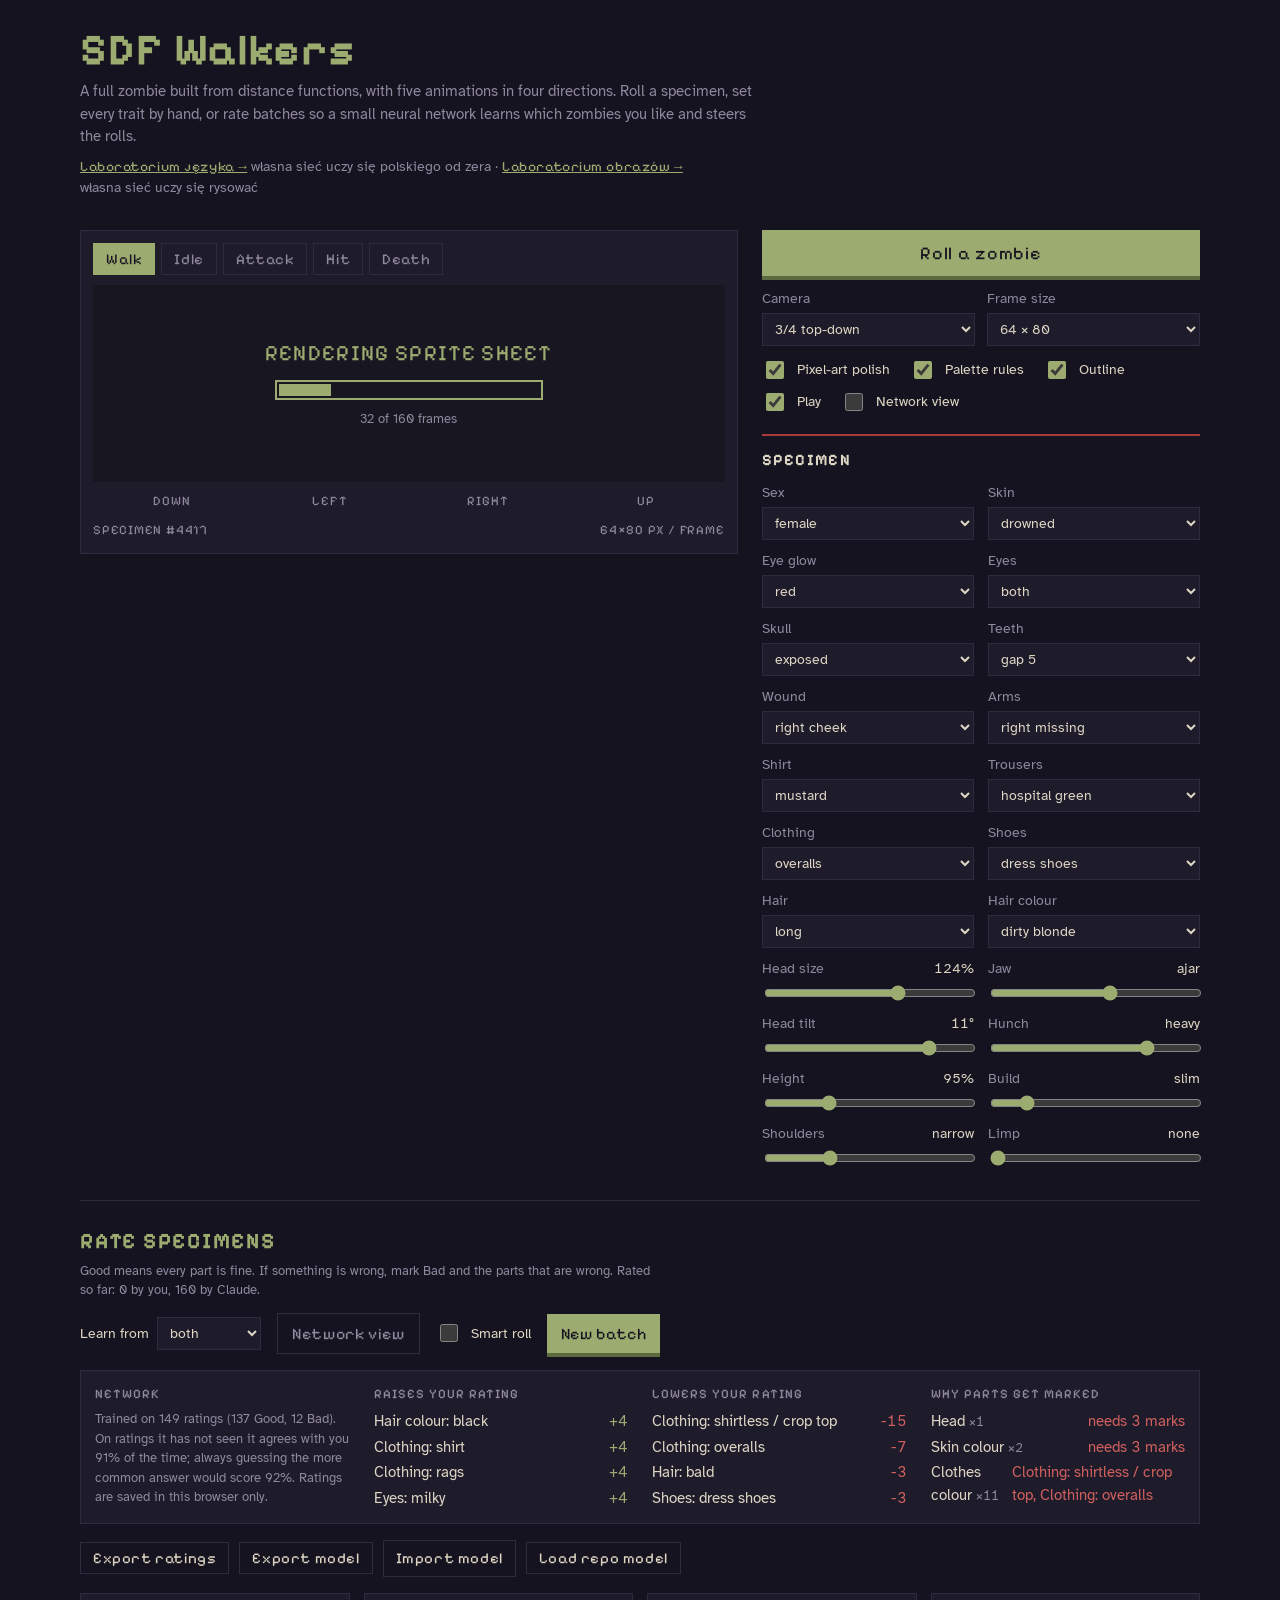
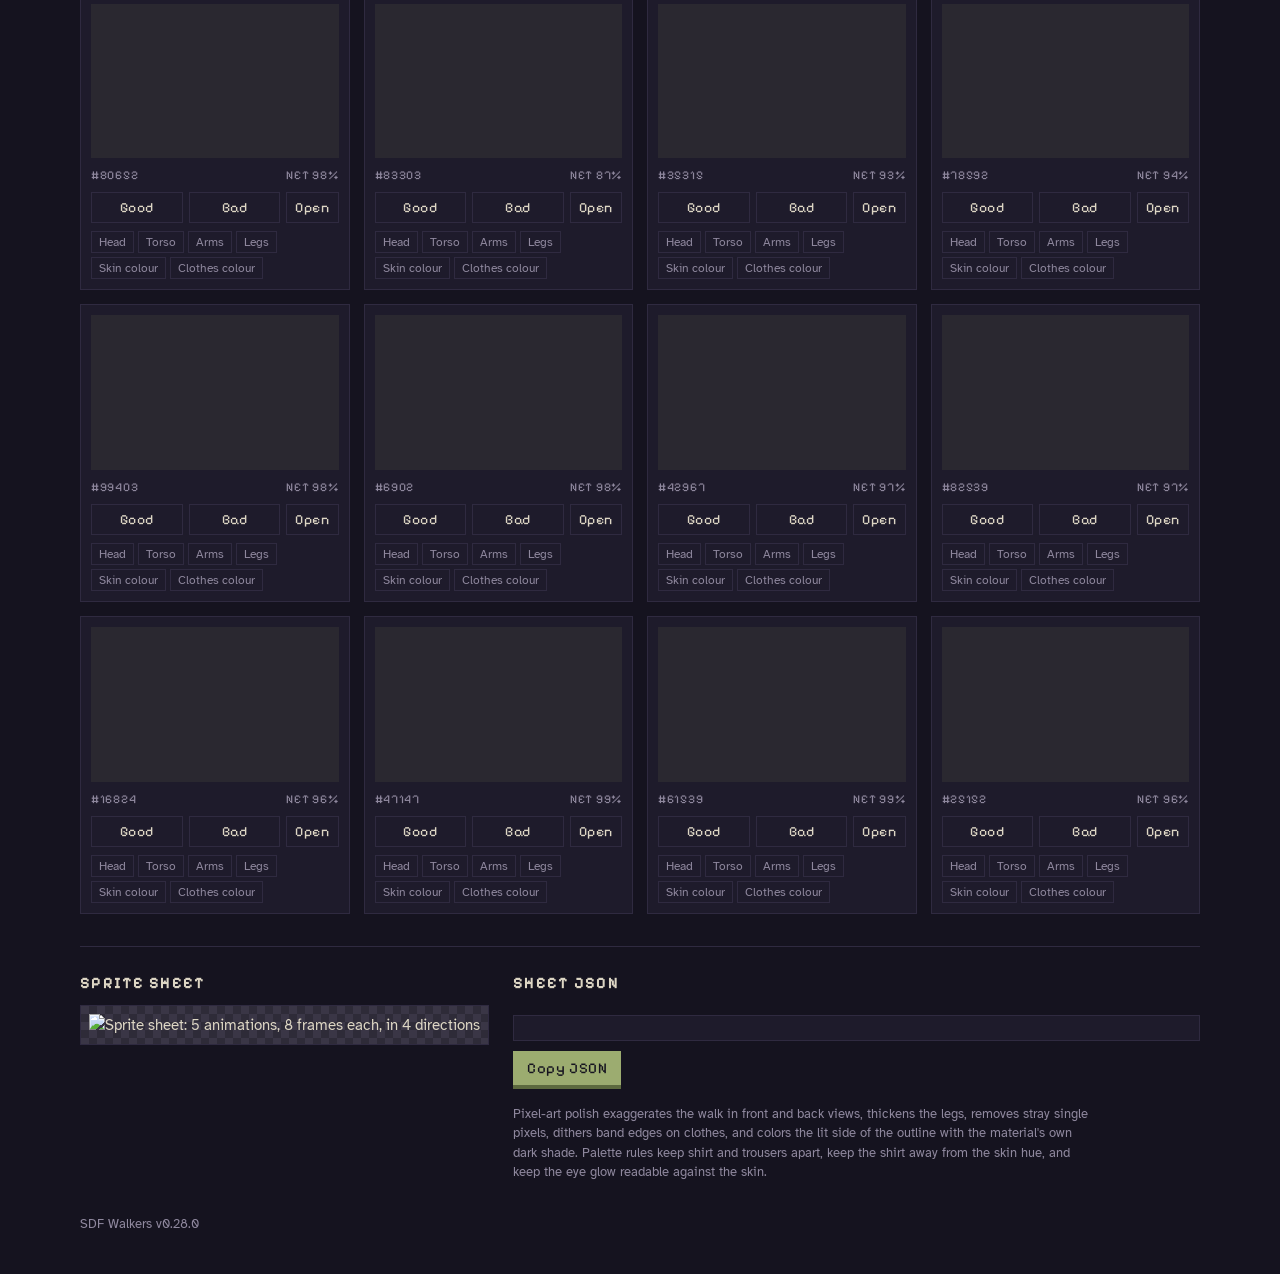
<file: index.html>
<!doctype html>
<html lang="en">
<head>
<meta charset="utf-8">
<meta name="viewport" content="width=device-width,initial-scale=1,viewport-fit=cover">
<title>SDF Walkers</title>
<meta name="claude:viewport-fit-sides" content="cover">
<link rel="preconnect" href="https://fonts.googleapis.com">
<link rel="stylesheet" href="https://fonts.googleapis.com/css2?family=Pixelify+Sans:wght@500;700&family=Atkinson+Hyperlegible:wght@400;700&family=JetBrains+Mono:wght@400&display=swap">
<link rel="stylesheet" href="css/style.css">
</head>
<body>

<div class="wrap">
  <header>
    <h1>SDF Walkers</h1>
    <p>A full zombie built from distance functions, with five animations in four directions. Roll a specimen, set every trait by hand, or rate batches so a small neural network learns which zombies you like and steers the rolls.</p>
    <p class="xlink"><a href="lang/">Laboratorium języka →</a> własna sieć uczy się polskiego od zera · <a href="img/">Laboratorium obrazów →</a> własna sieć uczy się rysować</p>
  </header>

  <div class="stage">
    <div class="view">
      <div class="tabs" id="tabs" role="group" aria-label="Animation"></div>
      <div class="pv">
        <canvas id="preview" class="pix" width="256" height="80" aria-label="Zombie animation in four directions"></canvas>
        <div class="loader" id="loader" role="status" aria-live="polite" hidden>
          <p class="ltitle" id="loaderTitle">Loading</p>
          <div class="lbar" id="loaderBar"><i></i></div>
          <p class="lnote" id="loaderNote"></p>
        </div>
      </div>
      <div class="dirs"><span>Down</span><span>Left</span><span>Right</span><span>Up</span></div>
      <div class="meta"><span id="seedLabel">SPECIMEN #0</span><span id="sizeLabel">64×80 PX / FRAME</span></div>
    </div>

    <aside>
      <div class="controls">
        <button id="roll" type="button">Roll a zombie</button>
        <div class="pair">
          <label for="elev">Camera
            <select id="elev">
              <option value="0">Side</option>
              <option value="30" selected>3/4 top-down</option>
              <option value="55">Near top-down</option>
            </select>
          </label>
          <label for="size">Frame size
            <select id="size">
              <option value="32x40">32 × 40</option>
              <option value="48x64">48 × 64</option>
              <option value="64x80" selected>64 × 80</option>
            </select>
          </label>
        </div>
        <div class="checks">
          <div class="row"><input id="polish" type="checkbox" checked><label for="polish">Pixel-art polish</label></div>
          <div class="row"><input id="rules" type="checkbox" checked><label for="rules">Palette rules</label></div>
          <div class="row"><input id="outline" type="checkbox" checked><label for="outline">Outline</label></div>
          <div class="row"><input id="anim" type="checkbox" checked><label for="anim">Play</label></div>
          <div class="row"><input id="hudOn" type="checkbox"><label for="hudOn">Network view</label></div>
        </div>
      </div>
      <div class="card">
        <div class="head"><h2>Specimen</h2><span class="edited" id="editedTag" hidden>EDITED</span></div>
        <div class="editor" id="editor"></div>
      </div>
    </aside>
  </div>

  <section class="rate" aria-labelledby="rateTitle">
    <div class="rate-head">
      <div>
        <h2 id="rateTitle">Rate specimens</h2>
        <p class="note" id="rateStatus">Good means every part is fine. If something is wrong, mark Bad and the parts that are wrong.</p>
      </div>
      <div class="rate-actions">
        <label class="inline" for="trainOn">Learn from
          <select id="trainOn"><option value="both">both</option><option value="you">my ratings</option><option value="claude">Claude's</option></select>
        </label>
        <button id="hudBtn" class="ghost" type="button">Network view</button>
        <div class="row"><input id="smart" type="checkbox" disabled><label for="smart">Smart roll</label></div>
        <button id="batch" type="button">New batch</button>
      </div>
    </div>
    <div class="modelbox" id="modelbox"></div>
    <div class="io">
      <button id="expRatings" class="ghost" type="button">Export ratings</button>
      <button id="expModel" class="ghost" type="button">Export model</button>
      <label class="ghost filebtn" for="impModel">Import model<input id="impModel" type="file" accept=".json,application/json"></label>
      <button id="repoModel" class="ghost" type="button">Load repo model</button>
      <p class="note" id="ioNote" role="status"></p>
    </div>
    <div class="grid" id="grid"></div>
  </section>

  <section class="out">
    <div>
      <h2>Sprite sheet</h2>
      <div class="sheetbox"><img id="sheetImg" class="pix" alt="Sprite sheet: 5 animations, 8 frames each, in 4 directions"></div>
    </div>
    <div class="json">
      <h2>Sheet JSON</h2>
      <pre id="json"></pre>
      <button id="copy" type="button">Copy JSON</button>
      <p class="note" id="sheetNote"></p>
      <p class="note">Pixel-art polish exaggerates the walk in front and back views, thickens the legs, removes stray single pixels, dithers band edges on clothes, and colors the lit side of the outline with the material's own dark shade. Palette rules keep shirt and trousers apart, keep the shirt away from the skin hue, and keep the eye glow readable against the skin.</p>
      <p class="note err" id="err" hidden></p>
    </div>
  </section>
  <footer class="note">SDF Walkers v<span id="appVer"></span></footer>
</div>

<div class="hud" id="hud" hidden role="region" aria-label="Network view">
  <div class="hud-head" id="hudHead" tabindex="0" title="Drag to move. Arrow keys move it, + and − resize it. Double-click to reset."><span>Network</span><span class="hud-state" id="hudState"></span><button id="hudClose" type="button" aria-label="Close network view">Close</button></div>
  <canvas id="hudCv" aria-label="Diagram of the rating network"></canvas>
  <p class="hud-foot" id="hudFoot"></p>
  <div class="hud-grip" id="hudGrip" title="Drag to resize"></div>
</div>
<script src="js/version.js"></script>
<script src="js/shaders.js"></script>
<script src="js/traits.js"></script>
<script src="js/editor.js"></script>
<script src="js/render.js"></script>
<script src="js/preview.js"></script>
<script src="js/storage.js"></script>
<script src="js/network.js"></script>
<script src="js/io.js"></script>
<script src="js/grid.js"></script>
<script src="js/roll.js"></script>
<script src="js/hud.js"></script>
<script src="js/main.js"></script>
</body>
</html>
</file>
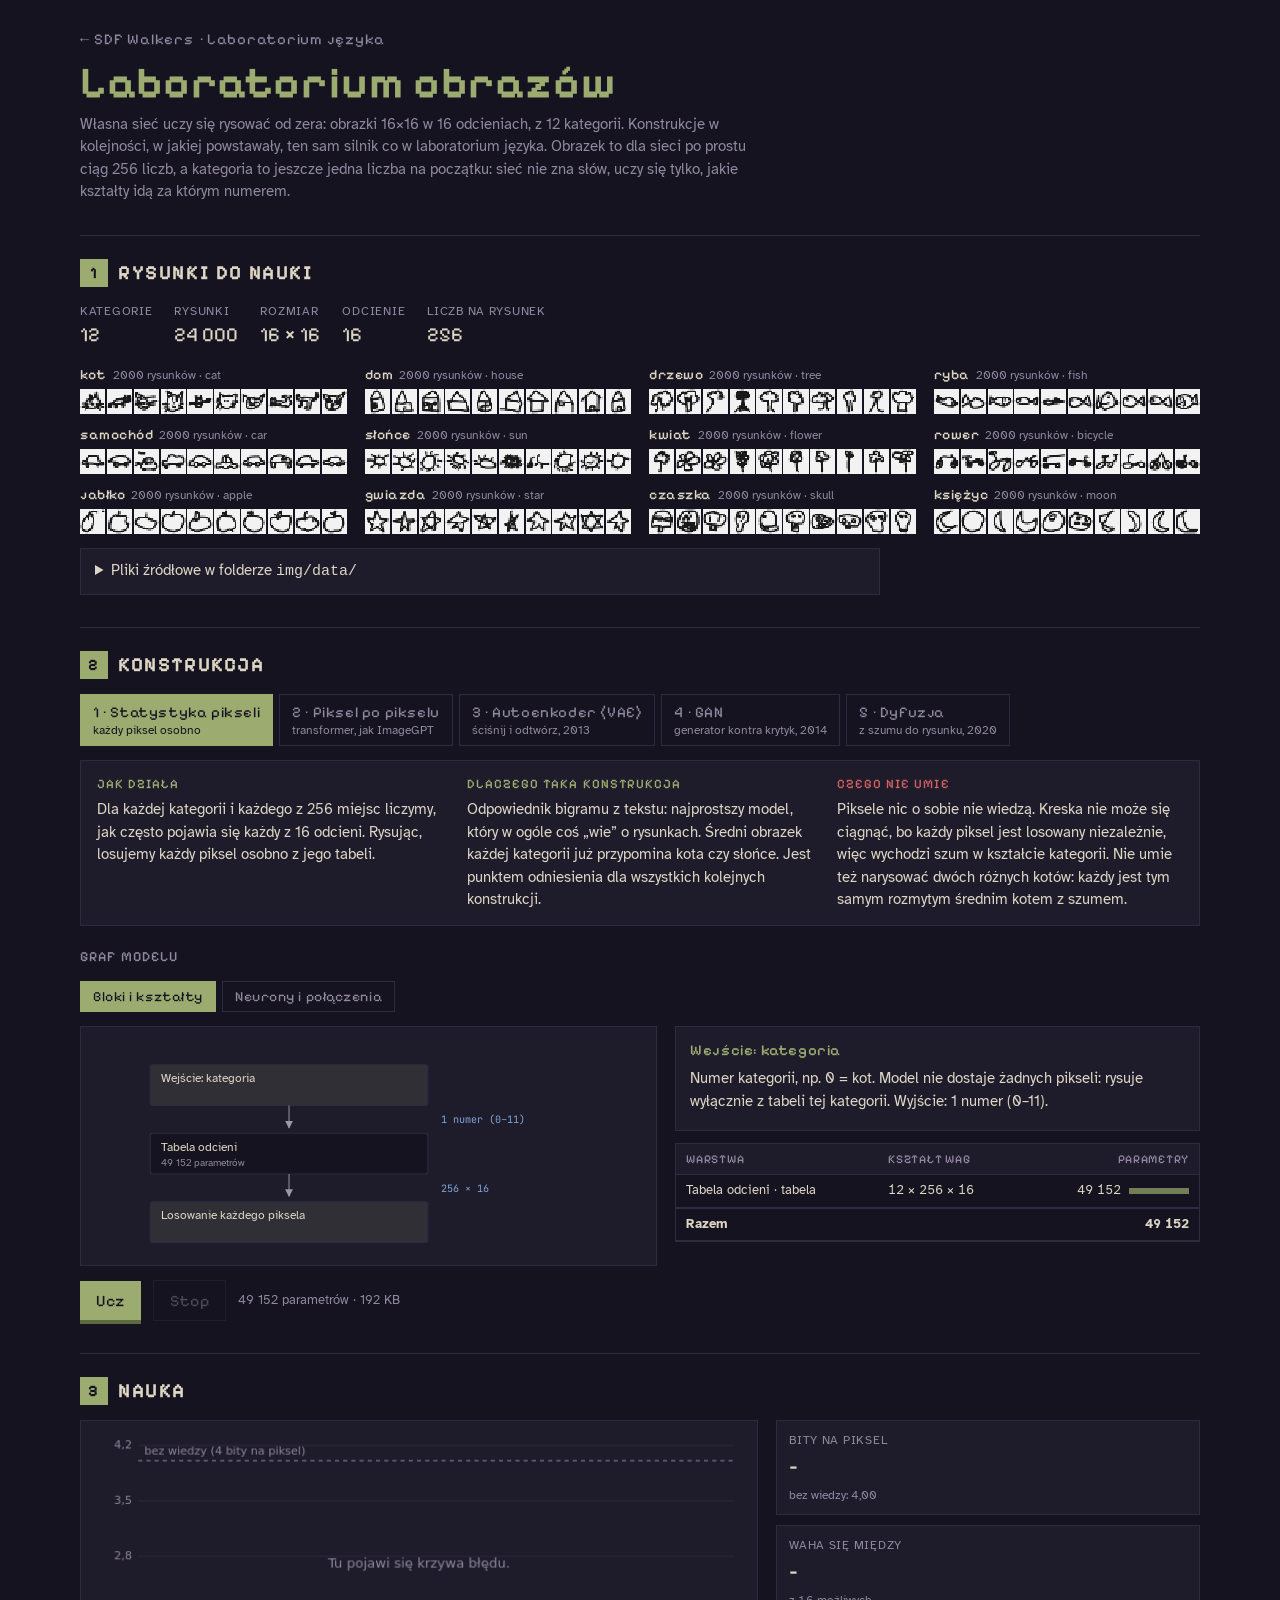
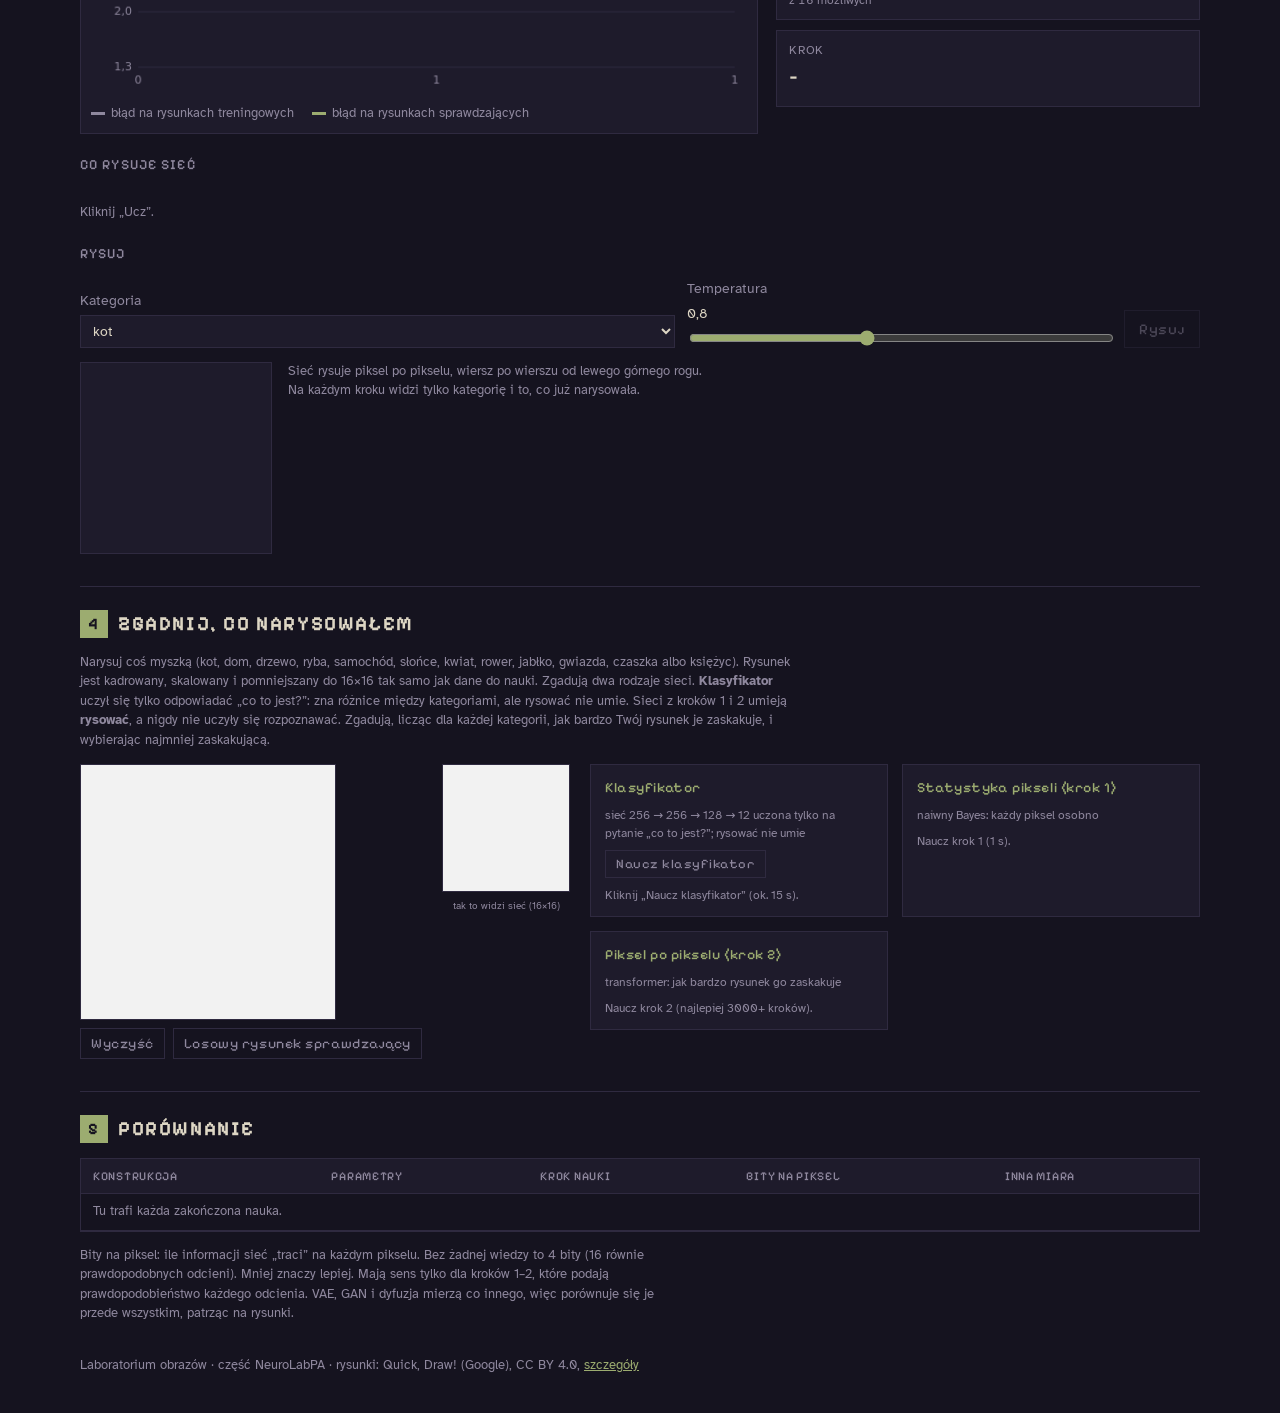
<file: img/index.html>
<!doctype html>
<html lang="pl">
<head>
<meta charset="utf-8">
<meta name="viewport" content="width=device-width,initial-scale=1,viewport-fit=cover">
<title>Laboratorium obrazów</title>
<link rel="preconnect" href="https://fonts.googleapis.com">
<link rel="stylesheet" href="https://fonts.googleapis.com/css2?family=Pixelify+Sans:wght@500;700&family=Atkinson+Hyperlegible:wght@400;700&family=JetBrains+Mono:wght@400&display=swap">
<link rel="stylesheet" href="../css/style.css">
<link rel="stylesheet" href="../lang/lang.css">
<link rel="stylesheet" href="img.css">
</head>
<body>
<div class="wrap">
  <header>
    <p class="crumb"><a href="../">← SDF Walkers</a> · <a href="../lang/">Laboratorium języka</a></p>
    <h1>Laboratorium obrazów</h1>
    <p>Własna sieć uczy się rysować od zera: obrazki 16×16 w 16 odcieniach, z 12 kategorii. Konstrukcje w kolejności, w jakiej powstawały, ten sam silnik co w laboratorium języka. Obrazek to dla sieci po prostu ciąg 256 liczb, a kategoria to jeszcze jedna liczba na początku: sieć nie zna słów, uczy się tylko, jakie kształty idą za którym numerem.</p>
  </header>

  <section class="panel" aria-labelledby="h-data">
    <h2 id="h-data"><span class="num">1</span> Rysunki do nauki</h2>
    <dl class="stats" id="dataStats"></dl>
    <div class="gallery" id="gallery"></div>
    <details class="hint">
      <summary>Pliki źródłowe w folderze <code>img/data/</code></summary>
      <div id="files"></div>
    </details>
    <p class="err" id="dataErr" hidden></p>
  </section>

  <section class="panel" aria-labelledby="h-model">
    <h2 id="h-model"><span class="num">2</span> Konstrukcja</h2>
    <div class="steps" role="tablist" aria-label="Konstrukcja sieci" id="steps"></div>
    <div class="explain" id="explain"></div>
    <div class="hp" id="hp"></div>
    <h3>Graf modelu</h3>
    <div class="viztabs" id="graphTabs" role="group" aria-label="Widok grafu"></div>
    <div class="graphrow">
      <div class="graphbox"><svg id="graph" role="img" aria-label="Graf modelu: warstwy, kształty danych i parametry"></svg></div>
      <div class="graphside">
        <div class="graphinfo" id="graphInfo"></div>
        <div class="tablebox"><table id="ptable"><thead><tr><th>Warstwa</th><th>Kształt wag</th><th>Parametry</th></tr></thead><tbody></tbody></table></div>
      </div>
    </div>
    <div class="actions">
      <button id="train" type="button" disabled>Ucz</button>
      <button id="stop" class="ghost" type="button" disabled>Stop</button>
      <span class="note" id="paramNote"></span>
    </div>
    <p class="notice" id="gpuNote" hidden></p>
  </section>

  <section class="panel" aria-labelledby="h-learn">
    <h2 id="h-learn"><span class="num">3</span> Nauka</h2>
    <div class="learn">
      <div class="chartbox">
        <canvas id="chart" width="640" height="260" aria-label="Wykres błędu w trakcie nauki"></canvas>
        <div class="legend"><span class="lt" id="legT">błąd na rysunkach treningowych</span><span class="lv" id="legV">błąd na rysunkach sprawdzających</span></div>
      </div>
      <dl class="metrics" id="metrics"></dl>
    </div>
    <h3 id="sampTitle">Co rysuje sieć</h3>
    <div class="samples" id="samples"></div>
    <p class="note" id="sampNote"></p>
    <h3>Rysuj</h3>
    <div class="gen">
      <label for="genCat">Kategoria<select id="genCat"></select></label>
      <label for="temp" id="tempBox">Temperatura <output id="tempOut">0,8</output><input id="temp" type="range" min="0.3" max="1.5" step="0.1" value="0.8"></label>
      <label for="guide" id="guideBox" hidden>Siła podpowiedzi <output id="guideOut">2,0</output><input id="guide" type="range" min="0" max="5" step="0.5" value="2"></label>
      <button id="gen" class="ghost" type="button" disabled>Rysuj</button>
    </div>
    <div class="drawrow">
      <canvas id="draw" class="pix" width="192" height="192" aria-label="Rysowany obrazek"></canvas>
      <p class="note" id="drawNote">Sieć rysuje piksel po pikselu, wiersz po wierszu od lewego górnego rogu. Na każdym kroku widzi tylko kategorię i to, co już narysowała.</p>
    </div>
    <h3 id="attTitle">Uwaga</h3>
    <div class="vizctl" id="attCtl"></div>
    <div class="attrow">
      <canvas id="att" class="pix" width="384" height="192" aria-label="Mapa uwagi na obrazku"></canvas>
      <p class="note" id="attNote">Po nauce kroku 2 zobaczysz tu, na które wcześniejsze piksele patrzy sieć, zgadując wybrany piksel.</p>
    </div>
    <div class="imagine" id="imagineBox" hidden>
      <h3>Wyobraźnia: rzeczy, których nie było w danych</h3>
      <div class="gen imgen">
        <label for="imA">Kategoria A<select id="imA"></select></label>
        <label for="imB">Kategoria B<select id="imB"></select></label>
        <label for="imMix">Mieszanie <output id="imMixOut">50% A + 50% B</output><input id="imMix" type="range" min="0" max="1" step="0.05" value="0.5"></label>
        <button id="imGo" class="ghost" type="button">Narysuj mieszankę</button>
      </div>
      <div class="imrow">
        <canvas id="imMain" class="pix" width="192" height="192" aria-label="Wymyślony rysunek"></canvas>
        <div><div class="imstrip" id="imStrip"></div><p class="note" id="imNote">Sieć nigdy nie widziała takich rysunków: składa je z tego, co wie o dwóch kategoriach. Pasek pokazuje przemianę od 100% A do 100% B przy tym samym losowym szumie, więc zmienia się tylko podpowiedź.</p></div>
      </div>
      <div class="region" id="regionBox" hidden>
        <h4>Obszary: gdzie ma być kategoria B</h4>
        <div class="imrow">
          <canvas id="mask" width="192" height="192" aria-label="Maska obszarów: kliknij i przeciągnij, aby malować obszar kategorii B"></canvas>
          <div class="regctl">
            <div class="vizctl" id="maskPresets"></div>
            <button id="regGo" class="ghost" type="button">Narysuj z obszarami</button>
            <p class="note">Maluj myszką po siatce: zaznaczone pola to kategoria B, reszta to A. W każdym kroku odszumiania sieć zgaduje rysunek osobno jako A i jako B, a my bierzemy z każdej odpowiedzi jej obszar. Granica sama się zszywa, bo kroków jest wiele. Spróbuj: A = drzewo, B = kot, B na górze.</p>
          </div>
        </div>
      </div>
    </div>
    <h3 id="innerTitle" hidden></h3>
    <div class="vizctl" id="innerCtl" hidden></div>
    <div class="innerrow" id="innerRow" hidden><canvas id="inner" class="pix" width="288" height="288" aria-label="Podgląd wnętrza sieci"></canvas><p class="note" id="innerNote"></p></div>
  </section>

  <section class="panel" aria-labelledby="h-guess">
    <h2 id="h-guess"><span class="num">4</span> Zgadnij, co narysowałem</h2>
    <p class="note guessintro">Narysuj coś myszką (kot, dom, drzewo, ryba, samochód, słońce, kwiat, rower, jabłko, gwiazda, czaszka albo księżyc). Rysunek jest kadrowany, skalowany i pomniejszany do 16×16 tak samo jak dane do nauki. Zgadują dwa rodzaje sieci. <b>Klasyfikator</b> uczył się tylko odpowiadać „co to jest?”: zna różnice między kategoriami, ale rysować nie umie. Sieci z kroków 1 i 2 umieją <b>rysować</b>, a nigdy nie uczyły się rozpoznawać. Zgadują, licząc dla każdej kategorii, jak bardzo Twój rysunek je zaskakuje, i wybierając najmniej zaskakującą.</p>
    <div class="guessrow">
      <div class="pad">
        <canvas id="pad" width="256" height="256" aria-label="Płótno do rysowania myszką"></canvas>
        <div class="padctl">
          <button id="padClear" class="ghost" type="button">Wyczyść</button>
          <button id="padSample" class="ghost" type="button" disabled>Losowy rysunek sprawdzający</button>
        </div>
      </div>
      <div class="seen"><canvas id="seen" width="16" height="16" aria-label="Rysunek tak, jak widzi go sieć"></canvas><small>tak to widzi sieć (16×16)</small></div>
      <div class="answers" id="answers"></div>
    </div>
  </section>

  <section class="panel" aria-labelledby="h-cmp">
    <h2 id="h-cmp"><span class="num">5</span> Porównanie</h2>
    <div class="tablebox"><table id="cmp"><thead><tr><th>Konstrukcja</th><th>Parametry</th><th>Krok nauki</th><th>Bity na piksel</th><th>Inna miara</th></tr></thead><tbody></tbody></table></div>
    <p class="note">Bity na piksel: ile informacji sieć „traci” na każdym pikselu. Bez żadnej wiedzy to 4 bity (16 równie prawdopodobnych odcieni). Mniej znaczy lepiej. Mają sens tylko dla kroków 1–2, które podają prawdopodobieństwo każdego odcienia. VAE, GAN i dyfuzja mierzą co innego, więc porównuje się je przede wszystkim, patrząc na rysunki.</p>
    <p class="err" id="err" hidden></p>
  </section>
  <footer class="note">Laboratorium obrazów · część NeuroLabPA · rysunki: Quick, Draw! (Google), CC BY 4.0, <a href="data/LICENCJA.txt">szczegóły</a></footer>
</div>
<script src="js/img.js"></script>
</body>
</html>
</file>
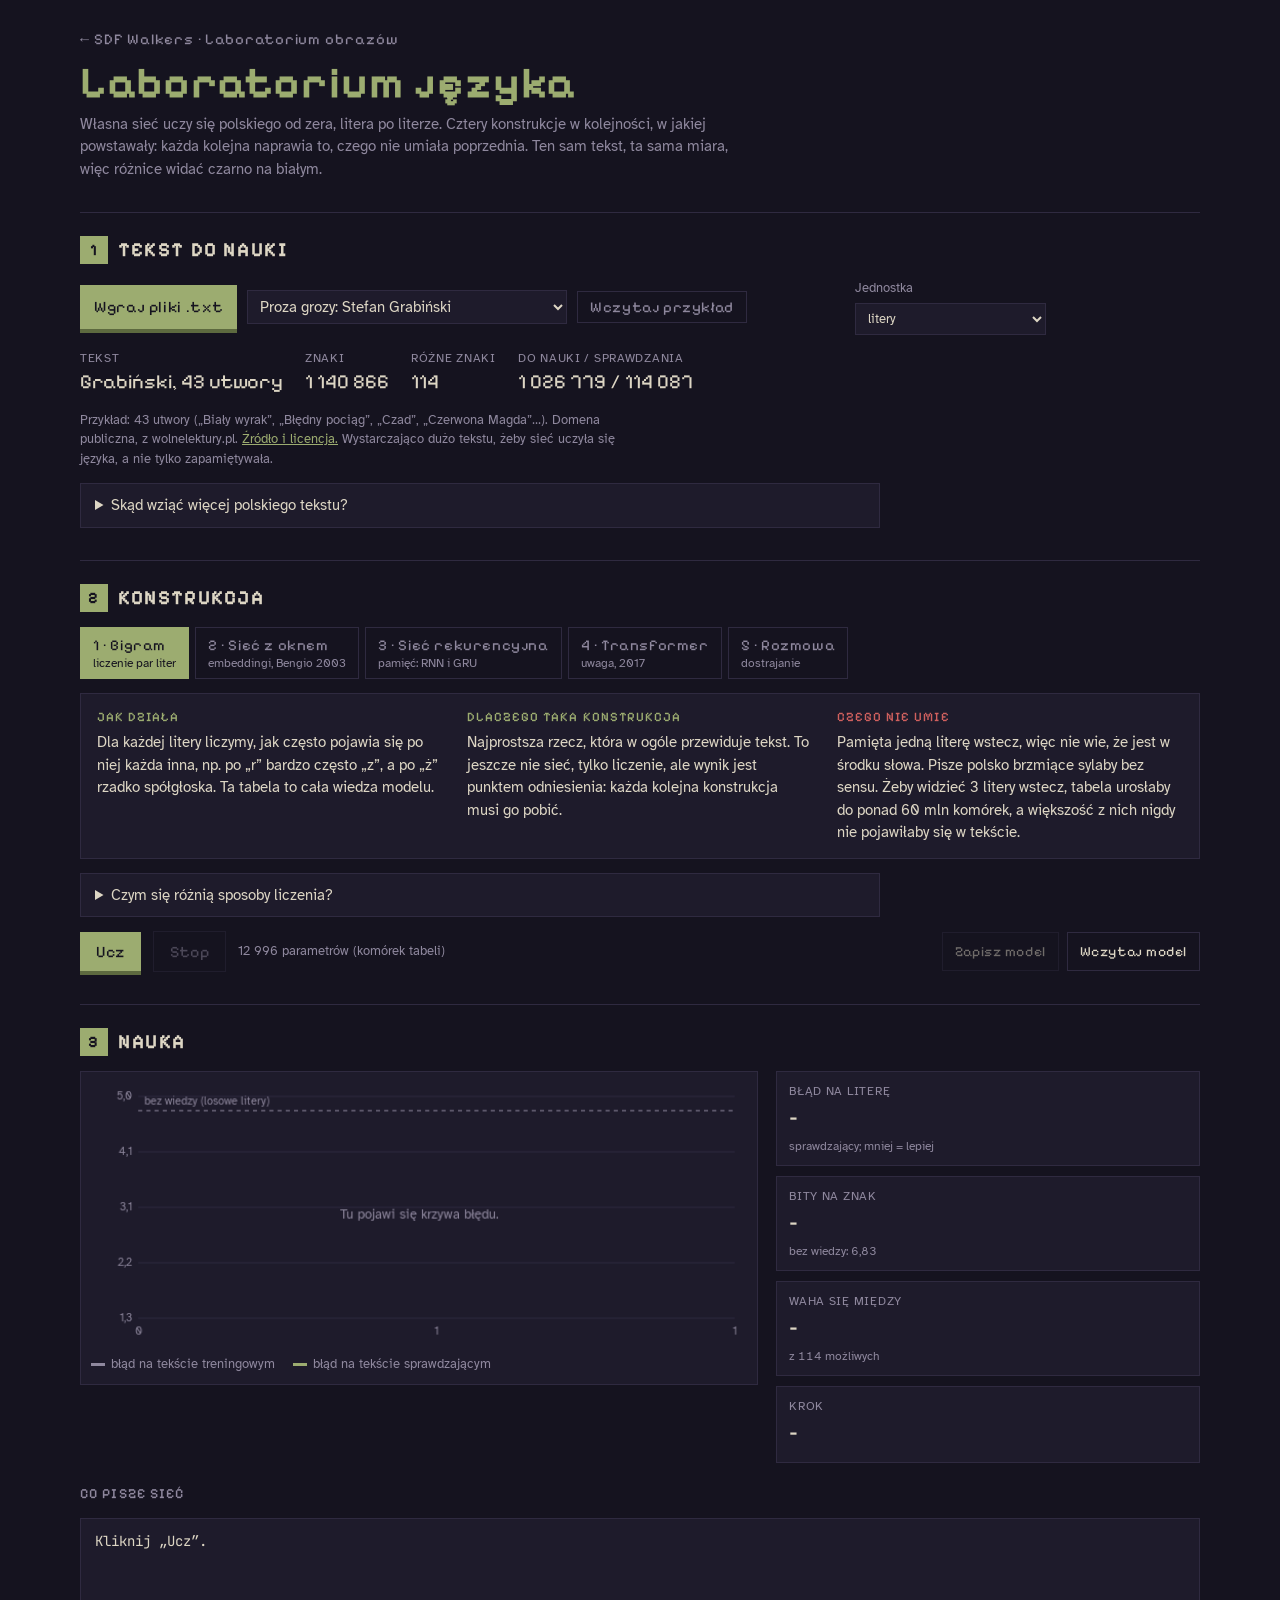
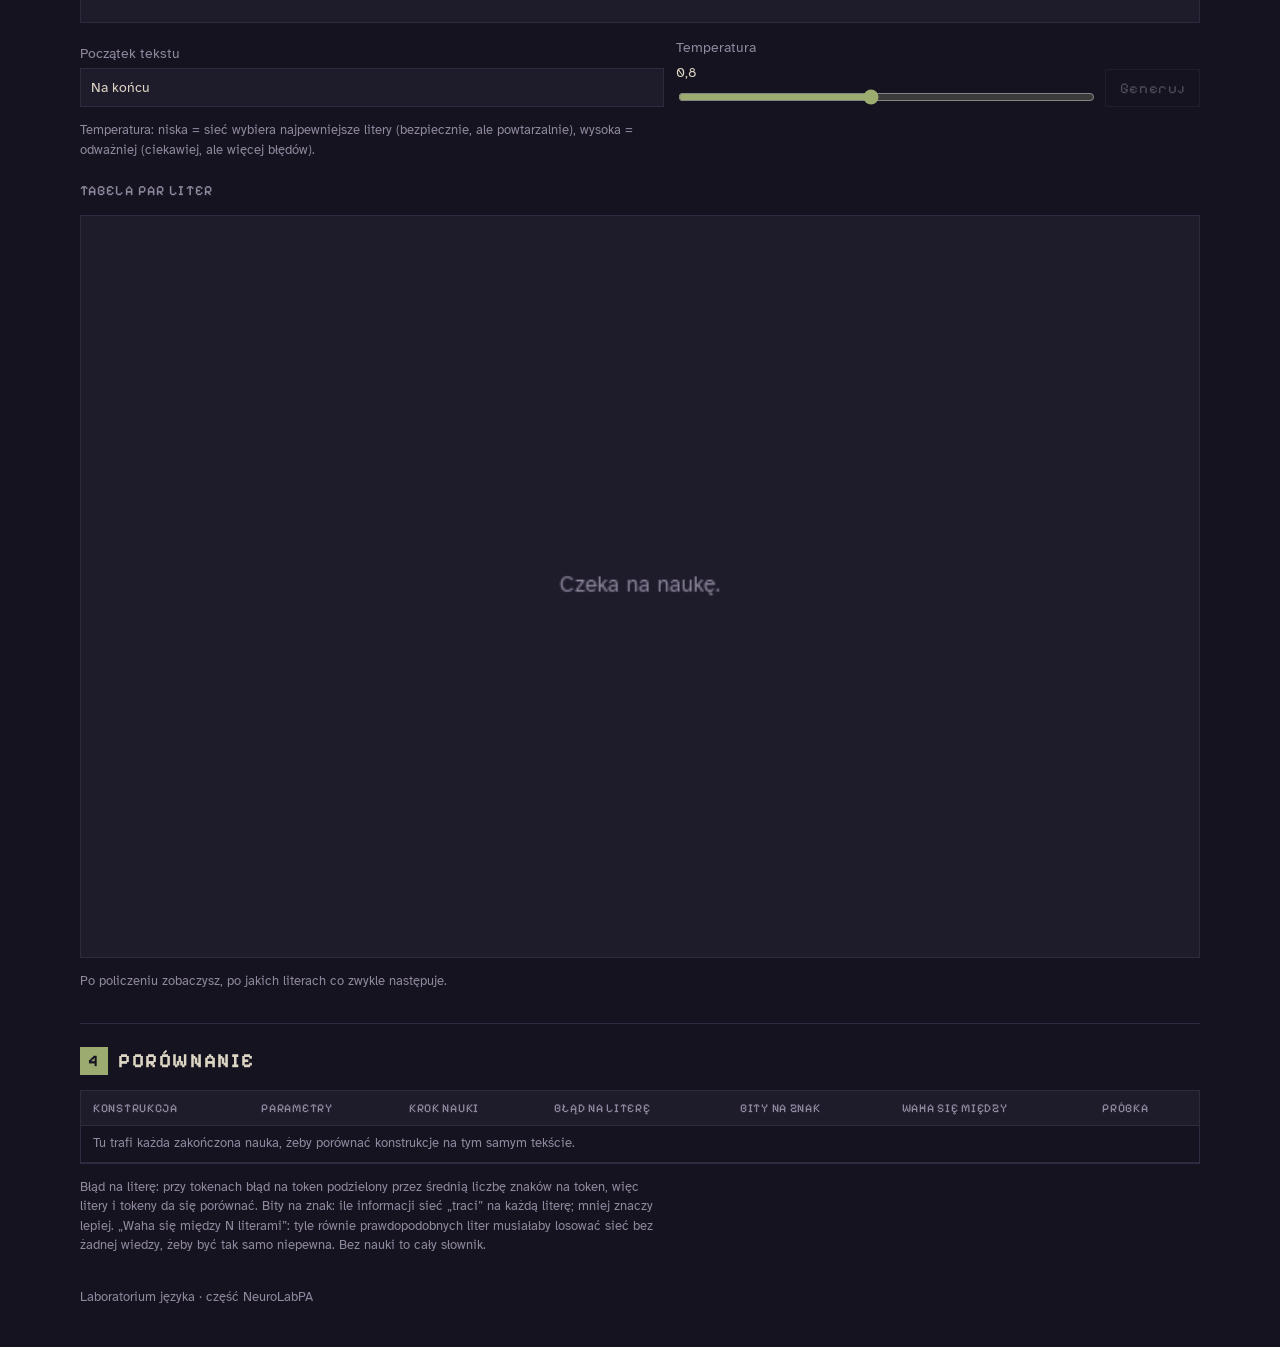
<file: lang/index.html>
<!doctype html>
<html lang="pl">
<head>
<meta charset="utf-8">
<meta name="viewport" content="width=device-width,initial-scale=1,viewport-fit=cover">
<title>Laboratorium języka</title>
<link rel="preconnect" href="https://fonts.googleapis.com">
<link rel="stylesheet" href="https://fonts.googleapis.com/css2?family=Pixelify+Sans:wght@500;700&family=Atkinson+Hyperlegible:wght@400;700&family=JetBrains+Mono:wght@400&display=swap">
<link rel="stylesheet" href="../css/style.css">
<link rel="stylesheet" href="lang.css">
</head>
<body>
<div class="wrap">
  <header>
    <p class="crumb"><a href="../">← SDF Walkers</a> · <a href="../img/">Laboratorium obrazów</a></p>
    <h1>Laboratorium języka</h1>
    <p>Własna sieć uczy się polskiego od zera, litera po literze. Cztery konstrukcje w kolejności, w jakiej powstawały: każda kolejna naprawia to, czego nie umiała poprzednia. Ten sam tekst, ta sama miara, więc różnice widać czarno na białym.</p>
  </header>

  <section class="panel" aria-labelledby="h-data">
    <h2 id="h-data"><span class="num">1</span> Tekst do nauki</h2>
    <div class="datarow">
      <div class="dataactions">
        <label class="btn filebtn" for="files">Wgraj pliki .txt<input id="files" type="file" accept=".txt,text/plain" multiple></label>
        <label class="sr" for="sampleSet">Przykładowy tekst</label><select id="sampleSet"></select>
        <button id="useSample" class="ghost" type="button">Wczytaj przykład</button>
      </div>
      <label class="unit" for="unit"><span>Jednostka</span>
        <select id="unit">
          <option value="char">litery</option>
          <option value="bpe256">tokeny BPE, 256 sklejeń</option>
          <option value="bpe512">tokeny BPE, 512 sklejeń</option>
          <option value="bpe1024">tokeny BPE, 1024 sklejenia</option>
        </select></label>
      <dl class="stats" id="dataStats"></dl>
    </div>
    <div class="tokview" id="tokView" hidden></div>
    <p class="note" id="dataNote"></p>
    <details class="hint">
      <summary>Skąd wziąć więcej polskiego tekstu?</summary>
      <p>Z <a href="https://wolnelektury.pl" target="_blank" rel="noopener">wolnelektury.pl</a>: przy każdej lekturze jest przycisk pobrania w formacie TXT. To utwory z domeny publicznej, np. baśnie, nowele czy „Pan Tadeusz”. Gotowe przykłady na tej stronie: nowele Stefana Grabińskiego z Wolnych Lektur (<a href="data/grabinski/LICENCJA.txt" target="_blank" rel="noopener">źródło i licencja</a>) i artykuły z polskiej Wikipedii (<a href="data/wikipedia/LICENCJA.txt" target="_blank" rel="noopener">źródło i licencja</a>). Możesz wgrać kilka plików naraz, a także własne teksty. Mała sieć zaczyna sensownie pisać od ok. 300–500 tys. znaków; jedna powieść to zwykle ok. 500 tys.–1 mln.</p>
    </details>
  </section>

  <section class="panel" aria-labelledby="h-model">
    <h2 id="h-model"><span class="num">2</span> Konstrukcja</h2>
    <div class="steps" role="tablist" aria-label="Konstrukcja sieci" id="steps"></div>
    <div class="explain" id="explain"></div>
    <div class="hp" id="hp"></div>
    <details class="hint">
      <summary>Czym się różnią sposoby liczenia?</summary>
      <p><b>Procesor, zwykły JS:</b> każde mnożenie osobno, jedna liczba naraz. <b>Procesor, WASM SIMD:</b> ten sam procesor, ale kod w WebAssembly, który jedną instrukcją mnoży 4 liczby naraz; mnożenie macierzy jest ok. 9× szybsze, cały krok nauki 2–4×. <b>Karta graficzna (tylko transformer):</b> tysiące mnożeń naraz, cały krok nauki zostaje na karcie. Opłaca się przy większych sieciach; przy małych koszt wysyłania zadań na kartę może zjeść zysk. Wszystkie trzy liczą to samo: wyniki różnią się tylko zaokrągleniami.</p>
    </details>
    <div class="actions">
      <button id="train" type="button">Ucz</button>
      <button id="stop" class="ghost" type="button" disabled>Stop</button>
      <span class="note" id="paramNote"></span>
      <span class="modelio">
        <button id="saveModel" class="ghost" type="button" disabled>Zapisz model</button>
        <label class="ghost filebtn" for="loadModel">Wczytaj model<input id="loadModel" type="file" accept=".json,application/json"></label>
      </span>
    </div>
  </section>

  <section class="panel" aria-labelledby="h-learn">
    <h2 id="h-learn"><span class="num">3</span> Nauka</h2>
    <div class="learn">
      <div class="chartbox">
        <canvas id="chart" width="640" height="260" aria-label="Wykres błędu w trakcie nauki"></canvas>
        <div class="legend"><span class="lt">błąd na tekście treningowym</span><span class="lv">błąd na tekście sprawdzającym</span></div>
      </div>
      <dl class="metrics" id="metrics"></dl>
    </div>
    <h3>Co pisze sieć</h3>
    <pre class="sample" id="sample">Wybierz konstrukcję i kliknij „Ucz”.</pre>
    <div class="gen">
      <label for="prompt">Początek tekstu<input id="prompt" type="text" value="Na końcu " maxlength="80"></label>
      <label for="temp">Temperatura <output id="tempOut">0,8</output><input id="temp" type="range" min="0.2" max="1.5" step="0.1" value="0.8"></label>
      <button id="gen" class="ghost" type="button" disabled>Generuj</button>
    </div>
    <div class="chatbox" id="chatBox" hidden>
      <div class="chatlog" id="chatLog" aria-live="polite"></div>
      <div class="chatin">
        <label class="sr" for="chatMsg">Wiadomość</label><input id="chatMsg" type="text" maxlength="200" placeholder="Napisz wiadomość…" autocomplete="off">
        <label class="sr" for="chatWho">Rozmawiaj z</label><select id="chatWho"><option value="chat">sieć dostrojona</option><option value="base">sieć przed dostrojeniem</option></select>
        <button id="chatSend" type="button">Wyślij</button>
        <button id="chatClear" class="ghost" type="button">Wyczyść</button>
      </div>
    </div>
    <p class="note">Temperatura: niska = sieć wybiera najpewniejsze litery (bezpiecznie, ale powtarzalnie), wysoka = odważniej (ciekawiej, ale więcej błędów).</p>
    <h3 id="vizTitle">Co sieć wie o literach</h3>
    <div class="viztabs" id="vizTabs" role="group" aria-label="Widok" hidden></div>
    <div class="vizctl" id="vizCtl" hidden></div>
    <div class="vizbox"><canvas id="viz" width="640" height="420" aria-label="Wizualizacja wiedzy sieci"></canvas></div>
    <p class="note" id="vizNote"></p>
  </section>

  <section class="panel" aria-labelledby="h-cmp">
    <h2 id="h-cmp"><span class="num">4</span> Porównanie</h2>
    <div class="tablebox"><table id="cmp"><thead><tr><th>Konstrukcja</th><th>Parametry</th><th>Krok nauki</th><th>Błąd na literę</th><th>Bity na znak</th><th>Waha się między</th><th>Próbka</th></tr></thead><tbody></tbody></table></div>
    <p class="note">Błąd na literę: przy tokenach błąd na token podzielony przez średnią liczbę znaków na token, więc litery i tokeny da się porównać. Bity na znak: ile informacji sieć „traci” na każdą literę; mniej znaczy lepiej. „Waha się między N literami”: tyle równie prawdopodobnych liter musiałaby losować sieć bez żadnej wiedzy, żeby być tak samo niepewna. Bez nauki to cały słownik.</p>
    <p class="err" id="err" hidden></p>
  </section>
  <footer class="note">Laboratorium języka · część NeuroLabPA</footer>
</div>
<script src="js/data.js"></script>
<script src="js/wasm.js"></script>
<script src="js/lang.js"></script>
</body>
</html>
</file>
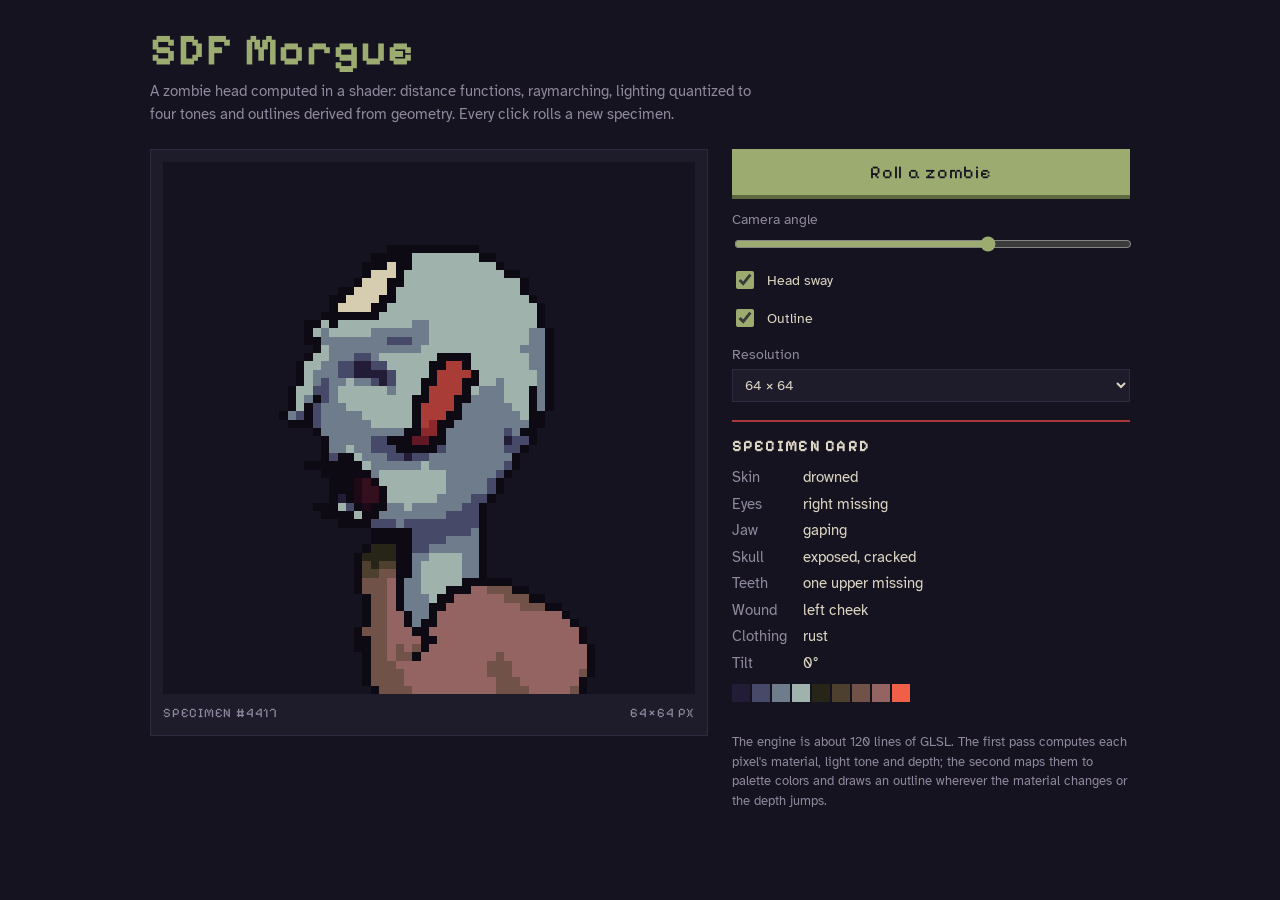
<file: legacy/sdf-morgue.html>
<!doctype html>
<html lang="en">
<head>
<meta charset="utf-8">
<meta name="viewport" content="width=device-width,initial-scale=1">
</head>
<body style="margin:0">
<title>SDF Morgue</title>
<meta name="claude:viewport-fit-sides" content="cover">
<link rel="preconnect" href="https://fonts.googleapis.com">
<link rel="stylesheet" href="https://fonts.googleapis.com/css2?family=Pixelify+Sans:wght@500;700&family=Atkinson+Hyperlegible:wght@400;700&display=swap">
<style>
/* Layout: pixel-art canvas on the left, specimen card and controls on the right; one column on phones */
:root{
  --bg:#15131f; --panel:#1e1b2b; --line:#2f2a40; --fg:#ddd6c4; --muted:#8f889e;
  --rot:#9cac70; --blood:#a8383a;
  --display:"Pixelify Sans","Courier New",monospace;
  --body:"Atkinson Hyperlegible",system-ui,sans-serif;
  color-scheme:dark;
}
html,body{background:var(--bg);color:var(--fg)}
body{font-family:var(--body);font-size:15px;line-height:1.5;
  padding-left:max(16px,env(safe-area-inset-left,0px));padding-right:max(16px,env(safe-area-inset-right,0px));padding-block:28px 40px}
.wrap{max-width:980px;margin:0 auto;display:grid;gap:24px}
header h1{font-family:var(--display);font-weight:700;font-size:clamp(28px,5vw,44px);line-height:1;margin:0;color:var(--rot);text-wrap:balance;letter-spacing:.02em}
header p{margin:8px 0 0;color:var(--muted);max-width:62ch}
.stage{display:grid;grid-template-columns:minmax(0,1.4fr) minmax(0,1fr);gap:24px;align-items:start}
@media (max-width:760px){.stage{grid-template-columns:1fr}}
.view{background:var(--panel);border:1px solid var(--line);padding:12px;display:grid;gap:10px}
canvas{display:block;width:100%;max-width:100%;aspect-ratio:1;image-rendering:pixelated;background:var(--bg)}
.meta{display:flex;justify-content:space-between;gap:12px;flex-wrap:wrap;font-family:var(--display);font-size:13px;color:var(--muted);letter-spacing:.06em;font-variant-numeric:tabular-nums}
aside{display:grid;gap:18px}
.card{border-top:2px solid var(--blood);padding-top:12px}
.card h2{font-family:var(--display);font-size:16px;letter-spacing:.08em;text-transform:uppercase;margin:0 0 8px;color:var(--fg)}
dl{display:grid;grid-template-columns:auto 1fr;gap:4px 16px;margin:0;font-variant-numeric:tabular-nums}
dt{color:var(--muted)} dd{margin:0}
.swatches{display:flex;gap:2px;margin-top:10px}
.swatches span{width:18px;height:18px}
.controls{display:grid;gap:14px}
button{font-family:var(--display);font-size:18px;letter-spacing:.04em;padding:12px 16px;background:var(--rot);color:var(--bg);border:0;cursor:pointer;box-shadow:0 4px 0 #5d6a3f}
button:active{transform:translateY(3px);box-shadow:0 1px 0 #5d6a3f}
button:focus-visible,input:focus-visible,select:focus-visible{outline:2px solid var(--fg);outline-offset:3px}
label{display:grid;gap:4px;color:var(--muted);font-size:14px}
.row{display:flex;align-items:center;gap:10px;color:var(--fg)}
input[type=range]{width:100%;accent-color:var(--rot)}
select{font:inherit;background:var(--panel);color:var(--fg);border:1px solid var(--line);padding:6px 8px}
input[type=checkbox]{accent-color:var(--rot);width:18px;height:18px}
.note{color:var(--muted);font-size:13px;max-width:62ch}
.err{color:var(--blood)}
</style>

<div class="wrap">
  <header>
    <h1>SDF Morgue</h1>
    <p>A zombie head computed in a shader: distance functions, raymarching, lighting quantized to four tones and outlines derived from geometry. Every click rolls a new specimen.</p>
  </header>

  <div class="stage">
    <div class="view">
      <canvas id="cv" width="64" height="64" aria-label="Pixel-art zombie head"></canvas>
      <div class="meta"><span id="seedLabel">SPECIMEN #0</span><span id="resLabel">64×64 PX</span></div>
    </div>

    <aside>
      <div class="controls">
        <button id="roll" type="button">Roll a zombie</button>
        <label for="ang">Camera angle
          <input id="ang" type="range" min="-180" max="180" step="1" value="14">
        </label>
        <div class="row"><input id="spin" type="checkbox" checked><label for="spin" style="color:var(--fg)">Head sway</label></div>
        <div class="row"><input id="outline" type="checkbox" checked><label for="outline" style="color:var(--fg)">Outline</label></div>
        <label for="res">Resolution
          <select id="res">
            <option value="32">32 × 32</option>
            <option value="48">48 × 48</option>
            <option value="64" selected>64 × 64</option>
            <option value="96">96 × 96</option>
            <option value="256">256 × 256 (no pixel art)</option>
          </select>
        </label>
      </div>

      <div class="card">
        <h2>Specimen card</h2>
        <dl id="sheet"></dl>
        <div class="swatches" id="sw"></div>
      </div>
      <p class="note">The engine is about 120 lines of GLSL. The first pass computes each pixel's material, light tone and depth; the second maps them to palette colors and draws an outline wherever the material changes or the depth jumps.</p>
      <p class="note err" id="err" hidden></p>
    </aside>
  </div>
</div>

<script>
const VS=`#version 300 es
in vec2 a;void main(){gl_Position=vec4(a,0,1);}`;

const FS1=`#version 300 es
precision highp float;
uniform vec2 uRes;uniform float uAng,uTilt,uJaw,uEyeL,uEyeR,uBoneR,uBoneX,uMissing,uWound,uNeck;
out vec4 o;
float sph(vec3 p,vec3 c,float r){return length(p-c)-r;}
float ell(vec3 p,vec3 c,vec3 r){vec3 q=(p-c)/r;float k0=length(q),k1=length(q/r);return k0*(k0-1.)/max(k1,1e-6);}
float box(vec3 p,vec3 c,vec3 b,float r){vec3 q=abs(p-c)-b+r;return length(max(q,0.))+min(max(q.x,max(q.y,q.z)),0.)-r;}
float cap(vec3 p,vec3 a,vec3 b,float r){vec3 pa=p-a,ba=b-a;float h=clamp(dot(pa,ba)/dot(ba,ba),0.,1.);return length(pa-ba*h)-r;}
float smin(float a,float b,float k){float h=clamp(.5+.5*(b-a)/k,0.,1.);return mix(b,a,h)-k*h*(1.-h);}
float smax(float a,float b,float k){return -smin(-a,-b,k);}
vec2 map(vec3 p){
  float c=cos(uTilt),s=sin(uTilt);
  p.xy=vec2(c*p.x-s*p.y,s*p.x+c*p.y);
  vec3 q=vec3(abs(p.x),p.yz);
  float d=ell(p,vec3(0,.2,-.05),vec3(.7,.75,.75));
  d=smin(d,ell(p,vec3(0,-.35,.12),vec3(.5,.45,.55)),.25);
  d=smin(d,ell(q,vec3(.38,-.05,.45),vec3(.2,.15,.2)),.12);
  d=smin(d,cap(q,vec3(.08,.38,.62),vec3(.45,.42,.5),.09),.08);
  d=smax(d,-sph(q,vec3(.5,-.3,.5),.17),.1);
  d=smin(d,cap(p,vec3(0,.25,.75),vec3(0,-.02,.86),.07),.06);
  d=smax(d,-sph(q,vec3(.05,-.04,.88),.035),.01);
  d=smin(d,ell(p,vec3(.7,.05,-.05),vec3(.1,.2,.1)),.05);
  d=smin(d,ell(p,vec3(-.7,-.02,-.05),vec3(.1,.12,.1)),.05);
  d=smin(d,cap(p,vec3(0,-.6,-.1),vec3(0,-1.3,-.15),uNeck),.15);
  float sock=smin(sph(p,vec3(-.27,.2,.62),.16),ell(p,vec3(.27,.15,.62),vec3(.17,.12,.16)),.01);
  d=smax(d,-sock,.04);
  float eyes=1e9;
  if(uEyeL>0.)eyes=min(eyes,sph(p,vec3(-.27,.19,.55),uEyeL));
  if(uEyeR>0.)eyes=min(eyes,sph(p,vec3(.29,.13,.55),uEyeR));
  d=smax(d,-ell(p,vec3(.04,-.42,.62),vec3(.28,uJaw,.25)),.04);
  float mouth=ell(p,vec3(.04,-.42,.45),vec3(.27,uJaw-.01,.1));
  float top=-.42+uJaw,bot=-.42-uJaw,teeth=1e9;
  for(int i=0;i<5;i++){
    if(float(i)==uMissing)continue;
    float x=-.18+.095*float(i),h=.05+.02*float((i*7)%3);
    teeth=min(teeth,box(p,vec3(x,top-.04-h*.5,.7),vec3(.035,h*.5,.04),.01));
  }
  for(int i=0;i<3;i++){
    float x=-.1+.13*float(i);
    teeth=min(teeth,box(p,vec3(x,bot+.03,.68),vec3(.035,.035,.04),.01));
  }
  float br=uBoneR>.01?sph(p,vec3(uBoneX,.62,.4),uBoneR)+.06*sin(14.*p.x)*sin(11.*p.z+1.3):1e9;
  float skin=uBoneR>.01?smax(d,-br,.02):d;
  float bone=uBoneR>.01?smax(d+.04,br,.02)+.012*sin(40.*p.x+30.*p.y):1e9;
  float crack=cap(p,vec3(uBoneX-.1,.85,.45),vec3(uBoneX+.1,.55,.62),.025);
  float wound=cap(p,vec3(.62*uWound,.2,.3),vec3(.45*uWound,-.3,.55),.07);
  float shirt=smin(cap(p,vec3(-.75,-1.35,-.2),vec3(.75,-1.35,-.2),.28),ell(p,vec3(0,-1.8,-.15),vec3(.9,.6,.45)),.2);
  shirt=smax(shirt,-cap(p,vec3(0,-1.05,.05),vec3(0,-1.4,.15),.18),.05);
  vec2 r=vec2(skin,0.);
  if(eyes<r.x)r=vec2(eyes,1.);
  if(mouth<r.x)r=vec2(mouth,2.);
  if(teeth<r.x)r=vec2(teeth,3.);
  if(bone<r.x)r=vec2(bone,4.);
  if(shirt<r.x)r=vec2(shirt,6.);
  if(r.y==0.&&wound<.02)r.y=5.;
  if(r.y==4.&&crack<0.)r.y=2.;
  return r;
}
void main(){
  vec2 uv=gl_FragCoord.xy/uRes*2.-1.;
  vec3 ta=vec3(0,-.15,0),ro=vec3(3.19*sin(uAng),.25,3.19*cos(uAng));
  vec3 fw=normalize(ta-ro),rt=normalize(cross(fw,vec3(0,1,0))),up=cross(rt,fw);
  vec3 rd=normalize(fw+(uv.x*rt+uv.y*up)*.51);
  float t=0.;bool hit=false;
  for(int i=0;i<110;i++){float d=map(ro+rd*t).x;if(d<1e-3){hit=true;break;}t+=d*.9;if(t>8.)break;}
  if(!hit){o=vec4(0);return;}
  vec3 p=ro+rd*t;vec2 e=vec2(1e-3,0);
  vec3 n=normalize(vec3(map(p+e.xyy).x-map(p-e.xyy).x,map(p+e.yxy).x-map(p-e.yxy).x,map(p+e.yyx).x-map(p-e.yyx).x));
  vec3 L=normalize(vec3(.7,.6,.6));
  float dif=clamp(dot(n,L),0.,1.),sh=1.,ts=.02;
  for(int i=0;i<32;i++){float h=map(p+n*2e-3+L*ts).x;sh=min(sh,clamp(8.*h/ts,0.,1.));ts+=clamp(h,.01,.2);}
  float ao=1.;
  for(int i=1;i<6;i++){float h=.04*float(i);ao-=(h-map(p+n*h).x)*pow(.5,float(i))*4.;}
  ao=clamp(ao,0.,1.);
  float rim=pow(clamp(1.+dot(n,rd),0.,1.),3.);
  float l=.15+.85*dif*sh*(.5+.5*ao)+.25*rim;
  float band=l<.18?0.:l<.45?1.:l<.75?2.:3.;
  o=vec4(band/3.,map(p).y/8.,t/8.,1.);
}`;

const FS2=`#version 300 es
precision highp float;
uniform sampler2D uTex;uniform vec2 uRes;uniform vec3 uPal[28];uniform vec3 uBg,uOut;uniform int uOutline;
out vec4 o;
vec4 T(ivec2 c){return texelFetch(uTex,clamp(c,ivec2(0),ivec2(uRes)-1),0);}
void main(){
  ivec2 c=ivec2(gl_FragCoord.xy);vec4 s=T(c);
  if(s.a<.5){o=vec4(uBg,1);return;}
  int m=int(round(s.g*8.)),b=int(round(s.r*3.));
  if(m==1)b=3;
  vec3 col=uPal[m*4+b];
  if(uOutline==1){
    bool edge=false;
    ivec2 N[4]=ivec2[4](ivec2(1,0),ivec2(-1,0),ivec2(0,1),ivec2(0,-1));
    for(int i=0;i<4;i++){
      vec4 n=T(c+N[i]);
      if(n.a<.5||n.b-s.b>.25/8.)edge=true;
      if(i%2==0&&n.a>.5&&int(round(n.g*8.))!=m&&m!=1)edge=true;
    }
    if(edge)col=uOut;
  }
  o=vec4(col,1);
}`;

const cv=document.getElementById('cv');
const gl=cv.getContext('webgl2',{antialias:false});
const errEl=document.getElementById('err');
function fail(msg){errEl.textContent=msg;errEl.hidden=false;}

function sh(type,src){const s=gl.createShader(type);gl.shaderSource(s,src);gl.compileShader(s);
  if(!gl.getShaderParameter(s,gl.COMPILE_STATUS))throw new Error(gl.getShaderInfoLog(s));return s;}
function prog(fs){const p=gl.createProgram();gl.attachShader(p,sh(gl.VERTEX_SHADER,VS));gl.attachShader(p,sh(gl.FRAGMENT_SHADER,fs));
  gl.bindAttribLocation(p,0,'a');gl.linkProgram(p);if(!gl.getProgramParameter(p,gl.LINK_STATUS))throw new Error(gl.getProgramInfoLog(p));return p;}

// --- palettes ---
const rgb=(r,g,b)=>[r/255,g/255,b/255];
const SKINS=[
  {name:'rotten green',c:[[38,34,56],[64,82,70],[104,128,86],[156,172,112]]},
  {name:'ash',c:[[36,32,52],[78,80,92],[120,124,128],[170,172,164]]},
  {name:'drowned',c:[[34,28,54],[70,74,104],[110,124,140],[160,178,172]]},
  {name:'ochre',c:[[40,30,44],[92,78,60],[140,124,80],[188,176,116]]},
];
const EYES=[{name:'yellow',c:[250,238,150]},{name:'red',c:[240,96,72]},{name:'milky',c:[205,228,236]}];
function hsl(h,s,l){h=((h%360)+360)%360/360;const f=n=>{const k=(n+h*12)%12,a=s*Math.min(l,1-l);return l-a*Math.max(-1,Math.min(k-3,9-k,1));};return [f(0)*255,f(8)*255,f(4)*255].map(Math.round);}
function shirtRamp(h){return [hsl(h+40,.25,.12),hsl(h+20,.25,.24),hsl(h,.22,.36),hsl(h-12,.2,.48)];}
const SHIRTS=[{name:'dirty violet',h:265},{name:'faded blue',h:215},{name:'hospital green',h:160},{name:'rust',h:15},{name:'mustard',h:45}];
const FIXED={2:[[30,10,22],[30,10,22],[52,16,30],[52,16,30]],
  3:[[120,104,80],[170,155,110],[214,200,150],[230,220,175]],
  4:[[80,70,78],[130,120,112],[176,164,140],[214,204,176]],
  5:[[50,12,24],[96,24,36],[140,40,44],[170,60,56]]};

// --- seeded randomness, so a specimen can be reproduced ---
function mulberry(a){return()=>{a|=0;a=a+0x6D2B79F5|0;let t=Math.imul(a^a>>>15,1|a);t=t+Math.imul(t^t>>>7,61|t)^t;return((t^t>>>14)>>>0)/4294967296;}}
let Z,seed=1;
function makeZombie(sd){
  const r=mulberry(sd),pick=a=>a[Math.floor(r()*a.length)];
  const z={seed:sd,skin:pick(SKINS),eye:pick(EYES),shirt:pick(SHIRTS),
    tilt:(r()-.5)*.45,jaw:.07+r()*.11,
    eyeL:r()<.15?0:.04+r()*.04,eyeR:r()<.15?0:.035+r()*.035,
    boneR:r()<.25?0:.18+r()*.17,boneX:(r()-.5)*.7,
    missing:r()<.7?Math.floor(r()*5):-1,wound:r()<.5?1:-1,neck:.2+r()*.08};
  if(z.eyeL===0&&z.eyeR===0)z.eyeR=.05;
  return z;
}
function paletteArray(z){
  const pal=[];
  for(let m=0;m<7;m++){
    let set=m===0?z.skin.c:m===1?[z.eye.c,z.eye.c,z.eye.c,z.eye.c]:m===6?shirtRamp(z.shirt.h):FIXED[m];
    set.forEach(c=>pal.push(...rgb(...c)));
  }
  return new Float32Array(pal);
}
function describe(z){
  const eyes=z.eyeL===0?'left missing':z.eyeR===0?'right missing':'both, '+z.eye.name;
  const rows=[['Skin',z.skin.name],['Eyes',eyes],['Jaw',z.jaw>.14?'gaping':z.jaw>.1?'ajar':'clenched'],
    ['Skull',z.boneR?'exposed, cracked':'intact'],['Teeth',z.missing>=0?'one upper missing':'full set'],
    ['Wound',z.wound>0?'left cheek':'right cheek'],['Clothing',z.shirt.name],['Tilt',Math.round(z.tilt*57.3)+'°']];
  document.getElementById('sheet').innerHTML=rows.map(([k,v])=>`<dt>${k}</dt><dd>${v}</dd>`).join('');
  document.getElementById('sw').innerHTML=[...z.skin.c,...shirtRamp(z.shirt.h),z.eye.c].map(c=>`<span style="background:rgb(${c})"></span>`).join('');
  document.getElementById('seedLabel').textContent='SPECIMEN #'+z.seed;
}

let P1,P2,fb,tex,res=64,U1={},U2={};
function setup(){
  P1=prog(FS1);P2=prog(FS2);
  const buf=gl.createBuffer();gl.bindBuffer(gl.ARRAY_BUFFER,buf);
  gl.bufferData(gl.ARRAY_BUFFER,new Float32Array([-1,-1,3,-1,-1,3]),gl.STATIC_DRAW);
  gl.enableVertexAttribArray(0);gl.vertexAttribPointer(0,2,gl.FLOAT,false,0,0);
  for(const n of ['uRes','uAng','uTilt','uJaw','uEyeL','uEyeR','uBoneR','uBoneX','uMissing','uWound','uNeck'])U1[n]=gl.getUniformLocation(P1,n);
  for(const n of ['uTex','uRes','uPal','uBg','uOut','uOutline'])U2[n]=gl.getUniformLocation(P2,n);
  fb=gl.createFramebuffer();tex=gl.createTexture();resize(64);
}
function resize(n){
  res=n;cv.width=cv.height=n;
  gl.bindTexture(gl.TEXTURE_2D,tex);
  gl.texImage2D(gl.TEXTURE_2D,0,gl.RGBA8,n,n,0,gl.RGBA,gl.UNSIGNED_BYTE,null);
  for(const k of [gl.TEXTURE_MIN_FILTER,gl.TEXTURE_MAG_FILTER])gl.texParameteri(gl.TEXTURE_2D,k,gl.NEAREST);
  gl.bindFramebuffer(gl.FRAMEBUFFER,fb);gl.framebufferTexture2D(gl.FRAMEBUFFER,gl.COLOR_ATTACHMENT0,gl.TEXTURE_2D,tex,0);
  gl.bindFramebuffer(gl.FRAMEBUFFER,null);
  document.getElementById('resLabel').textContent=n+'×'+n+' PX';
}

const angEl=document.getElementById('ang'),spinEl=document.getElementById('spin'),outEl=document.getElementById('outline');
let pal;
function draw(time){
  let ang=angEl.value*Math.PI/180;
  if(spinEl.checked){ang=.24+.8*Math.sin(time*.0006);angEl.value=Math.round(ang*57.3);}
  gl.viewport(0,0,res,res);
  gl.bindFramebuffer(gl.FRAMEBUFFER,fb);gl.useProgram(P1);
  gl.uniform2f(U1.uRes,res,res);gl.uniform1f(U1.uAng,ang);
  gl.uniform1f(U1.uTilt,Z.tilt);gl.uniform1f(U1.uJaw,Z.jaw);gl.uniform1f(U1.uEyeL,Z.eyeL);gl.uniform1f(U1.uEyeR,Z.eyeR);
  gl.uniform1f(U1.uBoneR,Z.boneR);gl.uniform1f(U1.uBoneX,Z.boneX);gl.uniform1f(U1.uMissing,Z.missing);
  gl.uniform1f(U1.uWound,Z.wound);gl.uniform1f(U1.uNeck,Z.neck);
  gl.drawArrays(gl.TRIANGLES,0,3);
  gl.bindFramebuffer(gl.FRAMEBUFFER,null);gl.useProgram(P2);
  gl.activeTexture(gl.TEXTURE0);gl.bindTexture(gl.TEXTURE_2D,tex);gl.uniform1i(U2.uTex,0);
  gl.uniform2f(U2.uRes,res,res);gl.uniform3fv(U2.uPal,pal);
  gl.uniform3f(U2.uBg,21/255,19/255,31/255);gl.uniform3f(U2.uOut,14/255,10/255,20/255);
  gl.uniform1i(U2.uOutline,outEl.checked&&res<=96?1:0);
  gl.drawArrays(gl.TRIANGLES,0,3);
}
function loop(t){draw(t);requestAnimationFrame(loop);}
function roll(){seed=1+Math.floor(Math.random()*99999);Z=makeZombie(seed);pal=paletteArray(Z);describe(Z);}

if(!gl){fail('This browser does not support WebGL2, so the shader cannot start.');}
else{
  try{
    setup();
    Z=makeZombie(4417);pal=paletteArray(Z);describe(Z);
    if(matchMedia('(prefers-reduced-motion: reduce)').matches)spinEl.checked=false;
    document.getElementById('roll').addEventListener('click',roll);
    angEl.addEventListener('input',()=>{spinEl.checked=false;});
    document.getElementById('res').addEventListener('change',e=>resize(+e.target.value));
    requestAnimationFrame(loop);
  }catch(e){fail('Shader error: '+e.message);}
}
</script>

</body>
</html>
</file>
<file: css/style.css>
/* base reset (the claude.ai artifact host supplied this; a standalone page needs its own) */
*,*::before,*::after{box-sizing:border-box}
:root{padding-top:env(safe-area-inset-top,0px);padding-bottom:env(safe-area-inset-bottom,0px)}
body{margin:0;font-size:14px}
img{max-width:100%}
[hidden]{display:none!important}

/* Layout: animated preview + editor on top, a rating grid that trains a small in-page network, then the sprite sheet and its JSON */
:root{
  --bg:#15131f; --panel:#1e1b2b; --line:#2f2a40; --fg:#ddd6c4; --muted:#8f889e;
  --rot:#9cac70; --blood:#a8383a; --asphalt:#2a2830;
  --display:"Pixelify Sans","Courier New",monospace;
  --body:"Atkinson Hyperlegible",system-ui,sans-serif;
  --mono:"JetBrains Mono",ui-monospace,Consolas,monospace;
  color-scheme:dark;
}
html,body{background:var(--bg);color:var(--fg)}
body{font-family:var(--body);font-size:15px;line-height:1.5;
  padding-left:max(16px,env(safe-area-inset-left,0px));padding-right:max(16px,env(safe-area-inset-right,0px));padding-block:28px 40px}
.wrap{max-width:1120px;margin:0 auto;display:grid;gap:32px}
header h1{font-family:var(--display);font-weight:700;font-size:clamp(28px,5vw,44px);line-height:1;margin:0;color:var(--rot);text-wrap:balance;letter-spacing:.02em}
header p{margin:8px 0 0;color:var(--muted);max-width:68ch}
.stage{display:grid;grid-template-columns:minmax(0,1.5fr) minmax(0,1fr);gap:24px;align-items:start}
@media (max-width:820px){.stage{grid-template-columns:1fr}}
.view{background:var(--panel);border:1px solid var(--line);padding:12px;display:grid;gap:10px;min-width:0;position:sticky;top:max(12px,env(safe-area-inset-top,0px))}
@media (max-width:820px){.view{position:static}}
canvas.pix,img.pix{display:block;image-rendering:pixelated;height:auto}
#preview{width:100%;max-width:100%;background:var(--asphalt)}
/* loader over the preview: shader compile, then sprite-sheet render */
.pv{position:relative}
.loader{position:absolute;inset:0;display:grid;place-content:center;justify-items:center;gap:10px;padding:12px;
  background:rgba(21,19,31,.86);text-align:center}
.ltitle{margin:0;font-family:var(--display);font-size:clamp(16px,3vw,22px);letter-spacing:.06em;text-transform:uppercase;color:var(--rot)}
.lbar{width:min(260px,70vw);height:12px;border:2px solid var(--rot);padding:2px;box-sizing:content-box}
.lbar i{display:block;height:100%;width:0;background:var(--rot);transition:width .15s steps(8)}
.lbar.busy i{width:28%;animation:lscan 1.1s steps(10) infinite}
@keyframes lscan{from{transform:translateX(-10%)}to{transform:translateX(280%)}}
@media (prefers-reduced-motion:reduce){.lbar.busy i{animation:none;width:100%;opacity:.5}}
.lnote{margin:0;font-size:13px;color:var(--muted);max-width:34ch}
.zc canvas.pending{animation:pend 1.2s ease-in-out infinite alternate}
@keyframes pend{from{background:var(--asphalt)}to{background:var(--line)}}
@media (prefers-reduced-motion:reduce){.zc canvas.pending{animation:none}}
.dirs{display:grid;grid-template-columns:repeat(4,1fr);text-align:center;font-family:var(--display);font-size:13px;color:var(--muted);letter-spacing:.08em;text-transform:uppercase}
.meta{display:flex;justify-content:space-between;gap:12px;flex-wrap:wrap;font-family:var(--display);font-size:13px;color:var(--muted);letter-spacing:.06em;font-variant-numeric:tabular-nums}
.tabs{display:flex;flex-wrap:wrap;gap:6px}
.tabs button,.ghost{font-size:15px;padding:6px 12px;background:transparent;color:var(--muted);border:1px solid var(--line);box-shadow:none}
.tabs button[aria-pressed="true"]{background:var(--rot);color:var(--bg);border-color:var(--rot)}
.tabs button:active,.ghost:active{transform:none}
aside{display:grid;gap:20px;min-width:0}
.controls{display:grid;gap:12px}
.pair{display:grid;grid-template-columns:1fr 1fr;gap:12px}
button{font-family:var(--display);font-size:18px;letter-spacing:.04em;padding:12px 16px;background:var(--rot);color:var(--bg);border:0;cursor:pointer;box-shadow:0 4px 0 #5d6a3f}
button:active{transform:translateY(3px);box-shadow:0 1px 0 #5d6a3f}
button:disabled{opacity:.45;cursor:default}
button:focus-visible,select:focus-visible,input:focus-visible{outline:2px solid var(--fg);outline-offset:3px}
label{display:grid;gap:4px;color:var(--muted);font-size:14px}
.row{display:flex;align-items:center;gap:10px}
.row label{color:var(--fg)}
.checks{display:flex;flex-wrap:wrap;gap:8px 20px}
select{font:inherit;background:var(--panel);color:var(--fg);border:1px solid var(--line);padding:6px 8px;min-width:0;width:100%}
input[type=checkbox]{accent-color:var(--rot);width:18px;height:18px}
input[type=range]{width:100%;accent-color:var(--rot)}
.card{border-top:2px solid var(--blood);padding-top:12px}
.card .head{display:flex;justify-content:space-between;align-items:baseline;gap:12px}
h2{font-family:var(--display);font-size:16px;letter-spacing:.08em;text-transform:uppercase;margin:0 0 10px}
.editor{display:grid;grid-template-columns:1fr 1fr;gap:10px 14px}
@media (max-width:420px){.editor{grid-template-columns:1fr}}
.editor label span{display:flex;justify-content:space-between;gap:8px}
.editor output{color:var(--fg);font-variant-numeric:tabular-nums}
.edited{font-family:var(--display);font-size:12px;letter-spacing:.06em;color:var(--blood)}

/* rating */
.rate{display:grid;gap:16px;border-top:1px solid var(--line);padding-top:24px}
.rate-head{display:flex;flex-wrap:wrap;justify-content:space-between;align-items:end;gap:12px 24px}
.rate-head h2{font-size:22px;margin:0 0 4px;color:var(--rot)}
.rate-actions{display:flex;flex-wrap:wrap;align-items:center;gap:16px}
.rate-actions button{font-size:16px;padding:10px 14px}
.modelbox{display:grid;grid-template-columns:repeat(auto-fit,minmax(240px,1fr));gap:12px 24px;background:var(--panel);border:1px solid var(--line);padding:14px}
.modelbox h3{font-family:var(--display);font-size:13px;letter-spacing:.08em;text-transform:uppercase;color:var(--muted);margin:0 0 6px;font-weight:500}
.modelbox ul{list-style:none;margin:0;padding:0;display:grid;gap:3px;font-variant-numeric:tabular-nums}
.modelbox li{display:flex;justify-content:space-between;gap:12px}
.up{color:var(--rot)} .down{color:#d0605e}
.meter{height:6px;background:var(--line);margin-top:6px}
.meter i{display:block;height:100%;background:var(--rot)}
.inline{display:flex;align-items:center;gap:8px;color:var(--fg)}
.inline select{width:auto}
.io{display:flex;flex-wrap:wrap;align-items:center;gap:8px 10px}
.io .ghost{font-family:var(--display);font-size:15px;letter-spacing:.04em;padding:6px 12px;color:var(--fg);border:1px solid var(--line);background:transparent;cursor:pointer}
.filebtn{display:inline-flex;position:relative}
.filebtn input{position:absolute;inset:0;opacity:0;cursor:pointer;width:100%}
.filebtn:focus-within{outline:2px solid var(--fg);outline-offset:3px}
.grid{display:grid;grid-template-columns:repeat(auto-fill,minmax(220px,1fr));gap:14px}
.zc{background:var(--panel);border:1px solid var(--line);padding:10px;display:grid;gap:8px;min-width:0}
.zc.good{border-color:var(--rot)} .zc.bad{border-color:var(--blood)}
.zc canvas{width:100%;background:var(--asphalt)}
.zc .cap{display:flex;justify-content:space-between;gap:8px;font-family:var(--display);font-size:12px;letter-spacing:.06em;color:var(--muted);font-variant-numeric:tabular-nums}
.vote{display:grid;grid-template-columns:1fr 1fr auto;gap:6px}
.vote button{font-size:14px;padding:6px 8px;background:transparent;color:var(--fg);border:1px solid var(--line);box-shadow:none}
.vote button:active{transform:none}
.vote .g[aria-pressed="true"]{background:var(--rot);color:var(--bg);border-color:var(--rot)}
.vote .b[aria-pressed="true"]{background:var(--blood);color:var(--fg);border-color:var(--blood)}
.tagrow{display:flex;flex-wrap:wrap;gap:4px}
.tagrow button{font-family:var(--body);font-size:12px;letter-spacing:0;padding:3px 7px;background:transparent;color:var(--muted);border:1px solid var(--line);box-shadow:none}
.tagrow button:active{transform:none}
.tagrow button[aria-pressed="true"]{color:var(--fg);border-color:#d0605e;background:rgba(168,56,58,.25)}

.out{display:grid;grid-template-columns:auto minmax(0,1fr);gap:24px;align-items:start;border-top:1px solid var(--line);padding-top:24px}
@media (max-width:860px){.out{grid-template-columns:1fr}}
.sheetbox{background-color:#3a3646;background-image:linear-gradient(45deg,#2e2b38 25%,transparent 25%,transparent 75%,#2e2b38 75%),linear-gradient(45deg,#2e2b38 25%,transparent 25%,transparent 75%,#2e2b38 75%);background-size:16px 16px;background-position:0 0,8px 8px;padding:8px;overflow:auto;max-height:720px;border:1px solid var(--line);max-width:100%}
.sheetbox img{max-width:none}
.json{display:grid;gap:10px;min-width:0}
.json pre{margin:0;background:var(--panel);border:1px solid var(--line);padding:12px;font-family:var(--mono);font-size:12px;line-height:1.45;overflow:auto;max-height:520px;color:var(--fg)}
.json button{justify-self:start;font-size:15px;padding:8px 14px}
.note{color:var(--muted);font-size:13px;max-width:72ch;margin:0}
.err{color:var(--blood)}
/* network HUD: floats over the page, lets clicks and scrolling pass through */
.hud{position:fixed;right:max(16px,env(safe-area-inset-right,0px));bottom:max(16px,env(safe-area-inset-bottom,0px));width:min(540px,calc(100vw - 32px));max-height:calc(100% - 32px);overflow:hidden;
  background:rgba(18,16,28,.84);-webkit-backdrop-filter:blur(6px);backdrop-filter:blur(6px);border:1px solid rgba(156,172,112,.35);box-shadow:0 10px 40px rgba(0,0,0,.45);
  z-index:20;pointer-events:none;display:grid;gap:6px;padding:10px 12px;box-sizing:border-box}
.hud[hidden]{display:none}
.hud-head{pointer-events:auto;cursor:move;touch-action:none;user-select:none;-webkit-user-select:none;display:flex;align-items:center;gap:10px;font-family:var(--display);letter-spacing:.08em;text-transform:uppercase;font-size:13px;color:var(--rot)}
.hud-state{color:var(--muted);font-size:12px}
.hud-head button{pointer-events:auto;margin-left:auto;font-size:15px;padding:2px 10px;box-shadow:none;background:rgba(18,16,28,.6);color:var(--fg);border:1px solid var(--line)}
.hud-head button:active{transform:none}
.hud canvas{width:100%;height:auto;display:block}
.hud-foot{font-size:12px;color:var(--muted);margin:0;padding-right:18px}
.hud-head:focus-visible{outline:2px solid var(--fg);outline-offset:2px}
.hud-grip{position:absolute;right:0;bottom:0;width:22px;height:22px;pointer-events:auto;cursor:nwse-resize;touch-action:none;
  background:linear-gradient(135deg,transparent 50%,rgba(156,172,112,.55) 50%,rgba(156,172,112,.55) 58%,transparent 58%,transparent 70%,rgba(156,172,112,.55) 70%,rgba(156,172,112,.55) 78%,transparent 78%)}

header .xlink{font-size:14px}
header .xlink a{color:var(--rot);font-family:var(--display);letter-spacing:.04em}
</file>
<file: lang/lang.css>
/* Laboratorium języka: kolory, czcionki i przyciski z ../css/style.css; tu tylko układ tej strony. */
.crumb{margin:0 0 10px;font-family:var(--display);letter-spacing:.06em}
.crumb a{color:var(--muted);text-decoration:none}
.crumb a:hover,.crumb a:focus-visible{color:var(--fg)}
a{color:var(--rot)}
.panel{display:grid;gap:14px;border-top:1px solid var(--line);padding-top:22px}
.panel h2{display:flex;align-items:center;gap:10px;font-size:20px;color:var(--fg);margin:0}
.num{display:inline-grid;place-items:center;width:28px;height:28px;background:var(--rot);color:var(--bg);font-size:16px}
h3{font-family:var(--display);font-size:14px;letter-spacing:.08em;text-transform:uppercase;color:var(--muted);margin:6px 0 0;font-weight:500}
.btn{font-family:var(--display);font-size:16px;letter-spacing:.04em;padding:10px 14px;background:var(--rot);color:var(--bg);cursor:pointer;box-shadow:0 4px 0 #5d6a3f}
.ghost{cursor:pointer}
.datarow{display:flex;flex-wrap:wrap;gap:14px 28px;align-items:center}
.dataactions{display:flex;flex-wrap:wrap;gap:10px;align-items:center}
.stats{display:flex;flex-wrap:wrap;gap:6px 22px;margin:0;font-variant-numeric:tabular-nums}
.stats div{display:grid}
.stats dt{color:var(--muted);font-size:12px;text-transform:uppercase;letter-spacing:.06em}
.stats dd{margin:0;font-family:var(--display);font-size:20px}
.hint{background:var(--panel);border:1px solid var(--line);padding:10px 14px;max-width:80ch}
.hint summary{cursor:pointer;color:var(--fg)}
.hint p{margin:8px 0 0;color:var(--muted)}
.steps{display:flex;flex-wrap:wrap;gap:6px}
.steps button{font-size:15px;padding:8px 12px;background:transparent;color:var(--muted);border:1px solid var(--line);box-shadow:none;display:grid;text-align:left;gap:2px}
.steps button:active{transform:none}
.steps button small{font-family:var(--body);font-size:12px;letter-spacing:0}
.steps button[aria-selected="true"]{background:var(--rot);color:var(--bg);border-color:var(--rot)}
.steps button:disabled{opacity:.45;cursor:default}
.explain{display:grid;grid-template-columns:repeat(auto-fit,minmax(240px,1fr));gap:12px 24px;background:var(--panel);border:1px solid var(--line);padding:14px 16px}
.explain h4{font-family:var(--display);font-size:13px;letter-spacing:.08em;text-transform:uppercase;margin:0 0 4px;font-weight:500;color:var(--rot)}
.explain h4.lim{color:#d0605e}
.explain p{margin:0;max-width:62ch}
.explain code{font-family:var(--mono);font-size:13px}
.hp{display:grid;grid-template-columns:repeat(auto-fit,minmax(170px,1fr));gap:10px 16px}
.hp:empty{display:none}
.hp label span{display:flex;justify-content:space-between;gap:8px}
.hp small{color:var(--muted);font-size:12px}
.actions{display:flex;flex-wrap:wrap;align-items:center;gap:12px}
.actions button{font-size:16px;padding:10px 16px}
.learn{display:grid;grid-template-columns:minmax(0,1.6fr) minmax(0,1fr);gap:18px;align-items:start}
@media (max-width:820px){.learn{grid-template-columns:1fr}}
.chartbox,.vizbox{background:var(--panel);border:1px solid var(--line);padding:10px;min-width:0}
.chartbox canvas,.vizbox canvas{width:100%;height:auto;display:block}
.legend{display:flex;flex-wrap:wrap;gap:6px 18px;font-size:13px;color:var(--muted);margin-top:6px}
.legend span::before{content:"";display:inline-block;width:14px;height:3px;margin-right:6px;vertical-align:middle}
.legend .lt::before{background:var(--muted)}
.legend .lv::before{background:var(--rot)}
.metrics{display:grid;gap:10px;margin:0;font-variant-numeric:tabular-nums}
.metrics div{background:var(--panel);border:1px solid var(--line);padding:10px 12px}
.metrics dt{color:var(--muted);font-size:12px;text-transform:uppercase;letter-spacing:.06em}
.metrics dd{margin:2px 0 0;font-family:var(--display);font-size:22px}
.metrics dd small{font-family:var(--body);font-size:12px;color:var(--muted);display:block;margin-top:2px}
.sample{margin:0;background:var(--panel);border:1px solid var(--line);padding:12px 14px;font-family:var(--mono);font-size:14px;line-height:1.55;white-space:pre-wrap;word-break:break-word;min-height:7.5em;color:var(--fg)}
.gen{display:grid;grid-template-columns:minmax(0,1.4fr) minmax(0,1fr) auto;gap:12px;align-items:end}
@media (max-width:600px){.gen{grid-template-columns:1fr}}
.gen input[type=text]{font:inherit;background:var(--panel);color:var(--fg);border:1px solid var(--line);padding:8px 10px;width:100%}
.gen label span,.gen output{color:var(--fg)}
.gen button{font-size:15px;padding:9px 14px}
.tablebox{overflow-x:auto;border:1px solid var(--line)}
table{border-collapse:collapse;width:100%;min-width:640px;font-variant-numeric:tabular-nums}
th,td{text-align:left;padding:8px 12px;border-bottom:1px solid var(--line);vertical-align:top}
th{font-family:var(--display);font-size:12px;letter-spacing:.06em;text-transform:uppercase;color:var(--muted);font-weight:500;background:var(--panel)}
td.s{font-family:var(--mono);font-size:12px;color:var(--muted);max-width:32ch;white-space:nowrap;overflow:hidden;text-overflow:ellipsis}
tr.best td:first-child{color:var(--rot)}
footer{margin-top:8px}
.metrics .overfit{border-color:#d0605e}
.metrics .overfit dt{color:#d0605e}
.metrics .overfit dd{font-family:var(--body);font-size:14px;line-height:1.45}
.sr{position:absolute;width:1px;height:1px;overflow:hidden;clip:rect(0 0 0 0);white-space:nowrap}
.dataactions select{max-width:min(320px,100%)}
.modelio{display:flex;flex-wrap:wrap;gap:8px;margin-left:auto}
.modelio button,.modelio label{font-family:var(--display);font-size:14px;letter-spacing:.04em;padding:8px 12px;color:var(--fg)}
.modelio button:disabled{opacity:.45;cursor:default}
.viztabs{display:flex;flex-wrap:wrap;gap:6px}
.viztabs button{font-size:14px;padding:6px 12px;background:transparent;color:var(--muted);border:1px solid var(--line);box-shadow:none}
.viztabs button[aria-pressed="true"]{background:var(--rot);color:var(--bg);border-color:var(--rot)}
.vizctl{display:flex;flex-wrap:wrap;align-items:center;gap:6px 8px;font-size:14px}
.vizctl .chip{font-family:var(--body);font-size:13px;letter-spacing:0;padding:5px 10px;background:var(--panel);color:var(--fg);border:1px solid var(--line);box-shadow:none}
.vizctl .chip[aria-pressed="true"]{border-color:var(--rot);color:var(--rot)}
.vizctl .nav{font-size:14px;padding:5px 10px;box-shadow:none}
.vizctl output{font-family:var(--mono);min-width:9ch;text-align:center}
.notice{margin:0;padding:10px 14px;border:1px solid var(--rot);background:var(--panel);max-width:80ch}
.unit{display:grid;gap:4px;font-size:13px;color:var(--muted)}
.unit select{max-width:260px}
.tokview{display:grid;gap:8px;max-width:100%}
.tokview .note{margin:0;max-width:90ch;word-break:break-word}
.toks{font-family:var(--mono);font-size:14px;line-height:2;background:var(--panel);border:1px solid var(--line);padding:8px 10px;word-break:break-all}
.toks span{padding:2px 1px;border-radius:2px}
.toks .a{background:rgba(156,172,112,.28)}
.toks .b{background:rgba(127,166,216,.28)}
.chatbox{display:grid;gap:10px}
.chatlog{background:var(--panel);border:1px solid var(--line);padding:12px 14px;max-height:360px;overflow-y:auto;display:grid;gap:8px;align-content:start}
.chatlog .note{margin:0}
.msg{max-width:80%;padding:8px 12px;border:1px solid var(--line);line-height:1.45;word-break:break-word}
.msg b{font-family:var(--display);font-weight:500;font-size:12px;letter-spacing:.06em;text-transform:uppercase;display:block;margin-bottom:2px}
.msg.me{justify-self:end;background:rgba(127,166,216,.12)}
.msg.me b{color:#7fa6d8}
.msg.net{justify-self:start;background:rgba(156,172,112,.12)}
.msg.net b{color:var(--rot)}
.chatin{display:grid;grid-template-columns:minmax(0,1fr) auto auto auto;gap:8px;align-items:center}
@media (max-width:640px){.chatin{grid-template-columns:1fr 1fr}.chatin input{grid-column:1/-1}}
.chatin input{font:inherit;background:var(--panel);color:var(--fg);border:1px solid var(--line);padding:9px 10px;width:100%}
.chatin button{font-size:15px;padding:9px 14px}
</file>
<file: img/img.css>
/* Laboratorium obrazów: układ tej strony (reszta z ../css/style.css i ../lang/lang.css). */
.crumb a + a, .crumb a{margin-right:2px}
.gallery{display:grid;grid-template-columns:repeat(auto-fill,minmax(250px,1fr));gap:10px 18px}
.gcat{display:grid;gap:4px}
.gcat b{font-family:var(--display);font-weight:500;font-size:14px;letter-spacing:.04em}
.gcat b small{font-family:var(--body);color:var(--muted);font-size:12px;margin-left:6px;letter-spacing:0}
.gcat canvas{width:100%;height:auto;image-rendering:pixelated}
#files ul{margin:8px 0 0;padding-left:18px;columns:2;color:var(--muted)}
#files code{font-family:var(--mono);font-size:13px}
.graphrow{display:grid;grid-template-columns:minmax(0,1.1fr) minmax(0,1fr);gap:18px;align-items:start}
@media (max-width:900px){.graphrow{grid-template-columns:1fr}}
.graphbox{background:var(--panel);border:1px solid var(--line);padding:10px;overflow-x:auto}
.graphbox svg{display:block;width:100%;height:auto;min-width:420px}
.graphbox .node{cursor:pointer}
.graphbox .node rect{fill:var(--bg);stroke:var(--line);stroke-width:1.2}
.graphbox .node.sel rect,.graphbox .node:hover rect{stroke:var(--rot);stroke-width:2}
.graphbox .node.io rect{fill:rgba(156,172,112,.14)}
.graphbox .node text{fill:var(--fg);font-family:var(--body);font-size:13px}
.graphbox .node text.p{fill:var(--muted);font-size:11px}
.graphbox .edge{stroke:var(--muted);stroke-width:1.2;fill:none}
.graphbox .shape{fill:#7fa6d8;font-family:var(--mono);font-size:11px}
.graphbox .frame{fill:none;stroke:var(--rot);stroke-dasharray:5 4;stroke-width:1.2}
.graphbox .frametxt{fill:var(--rot);font-family:var(--display);font-size:13px}
.graphbox .res{stroke:#c9a86a;stroke-width:1.2;fill:none;stroke-dasharray:3 3}
.graphside{display:grid;gap:12px}
.graphinfo{background:var(--panel);border:1px solid var(--line);padding:12px 14px;min-height:5em}
.graphinfo h4{margin:0 0 6px;font-family:var(--display);font-weight:500;color:var(--rot);letter-spacing:.04em}
.graphinfo p{margin:0 0 6px;max-width:60ch}
.graphinfo code{font-family:var(--mono);font-size:13px}
#ptable td:last-child,#ptable th:last-child{text-align:right}
#ptable tr.sum td{font-weight:700;border-top:2px solid var(--line)}
#ptable .bar{display:inline-block;height:6px;background:var(--rot);margin-left:8px;vertical-align:middle;opacity:.7}
.samples{display:flex;flex-wrap:wrap;gap:12px}
.samp{display:grid;gap:4px;justify-items:center;font-size:12px;color:var(--muted)}
.samp canvas{width:96px;height:96px;image-rendering:pixelated;border:1px solid var(--line)}
.drawrow,.attrow{display:flex;flex-wrap:wrap;gap:16px;align-items:start}
.drawrow canvas,.attrow canvas{image-rendering:pixelated;border:1px solid var(--line);background:var(--panel)}
#draw{width:192px;height:192px}
#att{width:384px;height:192px;cursor:crosshair;max-width:100%}
.drawrow .note,.attrow .note{max-width:52ch;margin:0}
.gen select{font:inherit}
#ptable{min-width:0;font-size:13px}
#ptable td,#ptable th{padding:6px 10px}
.graphrow.wide{grid-template-columns:1fr}
.graphrow.wide .graphside{grid-template-columns:minmax(0,1fr) minmax(0,1fr)}
@media (max-width:900px){.graphrow.wide .graphside{grid-template-columns:1fr}}
.innerrow{display:flex;flex-wrap:wrap;gap:16px;align-items:start}
.innerrow canvas{image-rendering:pixelated;border:1px solid var(--line);background:var(--panel);max-width:100%}
.innerrow .note{max-width:52ch;margin:0}
.samples h4{flex-basis:100%;margin:6px 0 0;font-family:var(--display);font-weight:500;color:var(--muted);font-size:13px;letter-spacing:.06em;text-transform:uppercase}
.imagine{display:grid;gap:12px}
.imrow{display:flex;flex-wrap:wrap;gap:16px;align-items:start}
#imMain,#mask{width:192px;height:192px;image-rendering:pixelated;border:1px solid var(--line);background:var(--panel)}
#mask{cursor:crosshair;touch-action:none}
.imstrip{display:flex;flex-wrap:wrap;gap:8px}
.imstrip .samp canvas{width:72px;height:72px}
.region h4{margin:4px 0 8px;font-family:var(--display);font-weight:500;color:var(--muted);font-size:13px;letter-spacing:.06em;text-transform:uppercase}
.regctl{display:grid;gap:10px;max-width:52ch}
.regctl .note{margin:0}
.guessintro{max-width:90ch;margin:0}
.guessrow{display:flex;flex-wrap:wrap;gap:20px;align-items:start}
.pad{display:grid;gap:8px}
#pad{width:256px;height:256px;background:#f2f2f2;border:1px solid var(--line);cursor:crosshair;touch-action:none}
.padctl{display:flex;flex-wrap:wrap;gap:8px}
.padctl button{font-size:14px;padding:6px 10px}
.seen{display:grid;gap:6px;justify-items:center;color:var(--muted);font-size:12px}
.seen canvas{width:128px;height:128px;image-rendering:pixelated;border:1px solid var(--line)}
.answers{display:grid;grid-template-columns:repeat(auto-fit,minmax(250px,1fr));gap:14px;flex:1;min-width:260px}
.ans{background:var(--panel);border:1px solid var(--line);padding:12px 14px;display:grid;gap:8px;align-content:start}
.ans h4{margin:0;font-family:var(--display);font-weight:500;color:var(--rot);letter-spacing:.04em;font-size:14px}
.ans .sub{margin:0;color:var(--muted);font-size:12px}
.ans .big{font-family:var(--display);font-size:22px;margin:0}
.bar{display:grid;grid-template-columns:7.5em 1fr 3.6em;gap:8px;align-items:center;font-size:13px}
.bar i{display:block;height:8px;background:var(--rot);opacity:.85}
.bar .p{text-align:right;font-variant-numeric:tabular-nums;color:var(--muted)}
.bar small{color:var(--muted)}
.ans button{justify-self:start;font-size:13px;padding:5px 10px}
.acc{font-size:13px;color:var(--fg)}
</file>
